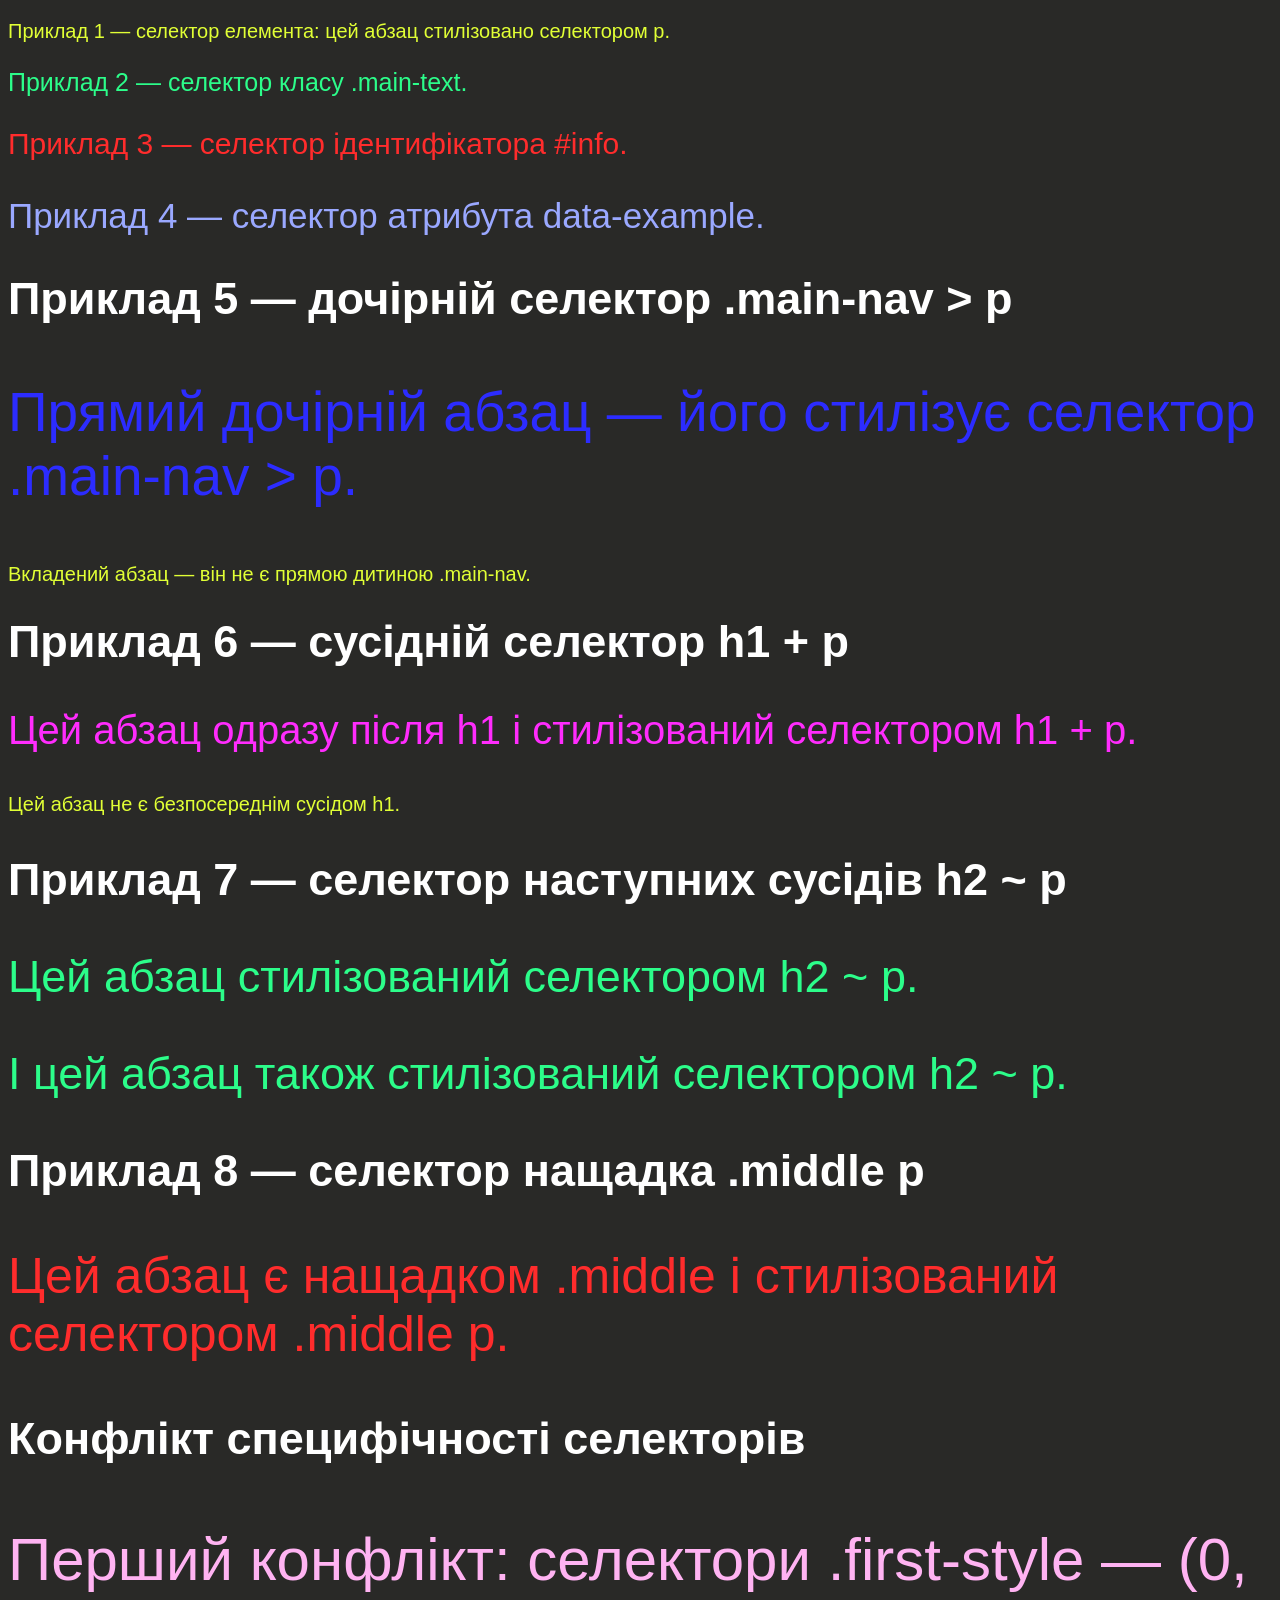
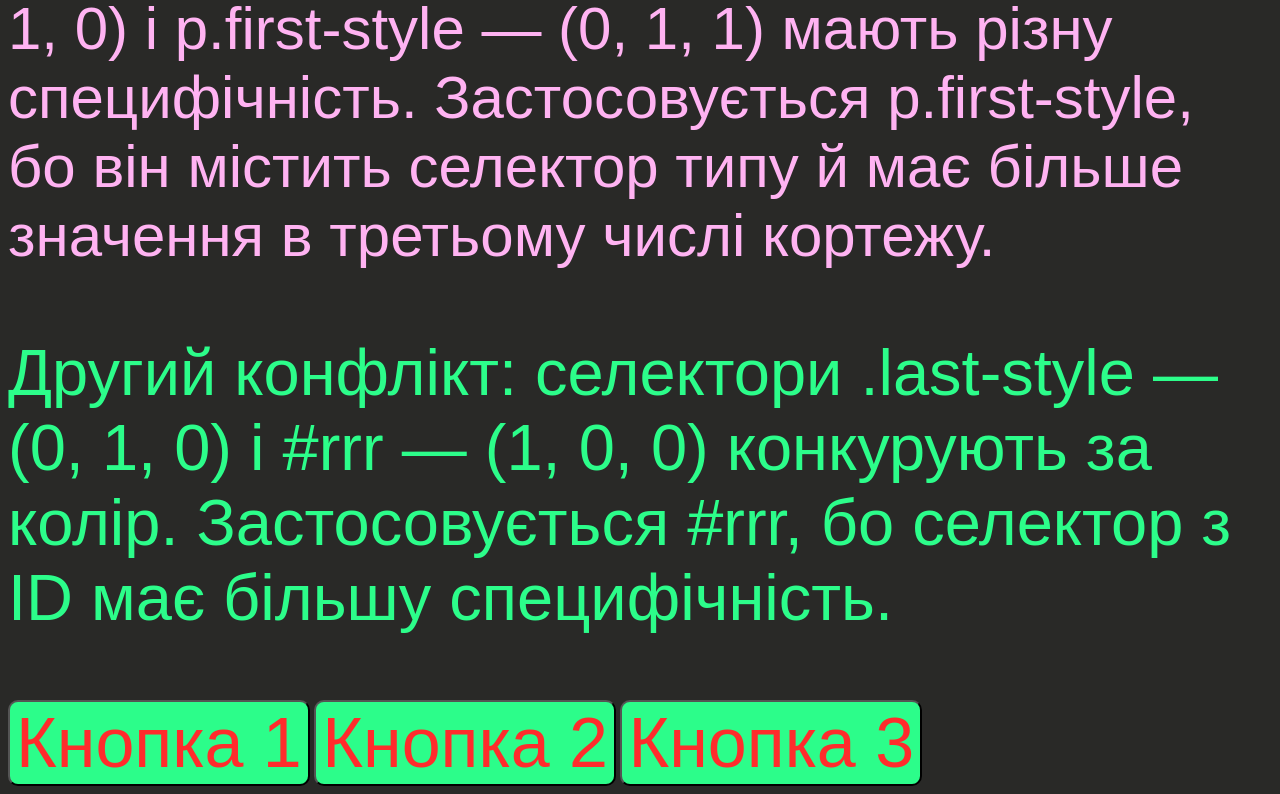
<file: home-work-4/index.html>
<!DOCTYPE html>
<html lang="uk">
<head>
    <meta charset="UTF-8">
    <meta name="viewport" content="width=device-width, initial-scale=1.0">
    <title>Домашнє завдання</title>
    <link rel="stylesheet" href="style.css"> 
</head>
<body>
    <p>Приклад 1 — селектор елемента: цей абзац стилізовано селектором p.</p>
    <p class="main-text">Приклад 2 — селектор класу .main-text.</p>
    <p id="info">Приклад 3 — селектор ідентифікатора #info.</p>
    <p data-example="value">Приклад 4 — селектор атрибута data-example.</p>
    <h2>Приклад 5 — дочірній селектор .main-nav &gt; p</h2>
    <div class="main-nav">
        <p>Прямий дочірній абзац — його стилізує селектор .main-nav &gt; p.</p>
        <div>
            <p>Вкладений абзац — він не є прямою дитиною .main-nav.</p>
        </div>
    </div>

    <div class="main-content">
        <h1>Приклад 6 — сусідній селектор h1 + p</h1>
        <p>Цей абзац одразу після h1 і стилізований селектором h1 + p.</p>
        <p>Цей абзац не є безпосереднім сусідом h1.</p>
    </div>

    <div class="main-footer">
        <h2>Приклад 7 — селектор наступних сусідів h2 ~ p</h2>
        <p>Цей абзац стилізований селектором h2 ~ p.</p>
        <p>І цей абзац також стилізований селектором h2 ~ p.</p>
    </div>

    <h2>Приклад 8 — селектор нащадка .middle p</h2>
    <div class="middle">
        <p>Цей абзац є нащадком .middle і стилізований селектором .middle p.</p>
    </div>

    <div>
        <h2>Конфлікт специфічності селекторів</h2>
        <p class="first-style">Перший конфлікт: селектори .first-style — (0, 1, 0) і p.first-style — (0, 1, 1) мають різну специфічність. Застосовується p.first-style, бо він містить селектор типу й має більше значення в третьому числі кортежу.</p>
        <p id="rrr" class="last-style">Другий конфлікт: селектори .last-style — (0, 1, 0) і #rrr — (1, 0, 0) конкурують за колір. Застосовується #rrr, бо селектор з ID має більшу специфічність.</p>
    </div>

    <button class="button tap1">Кнопка 1</button>
    <button class="button tap2">Кнопка 2</button>
    <button class="button tap3">Кнопка 3</button> 
    
</body>
</html>
</file>
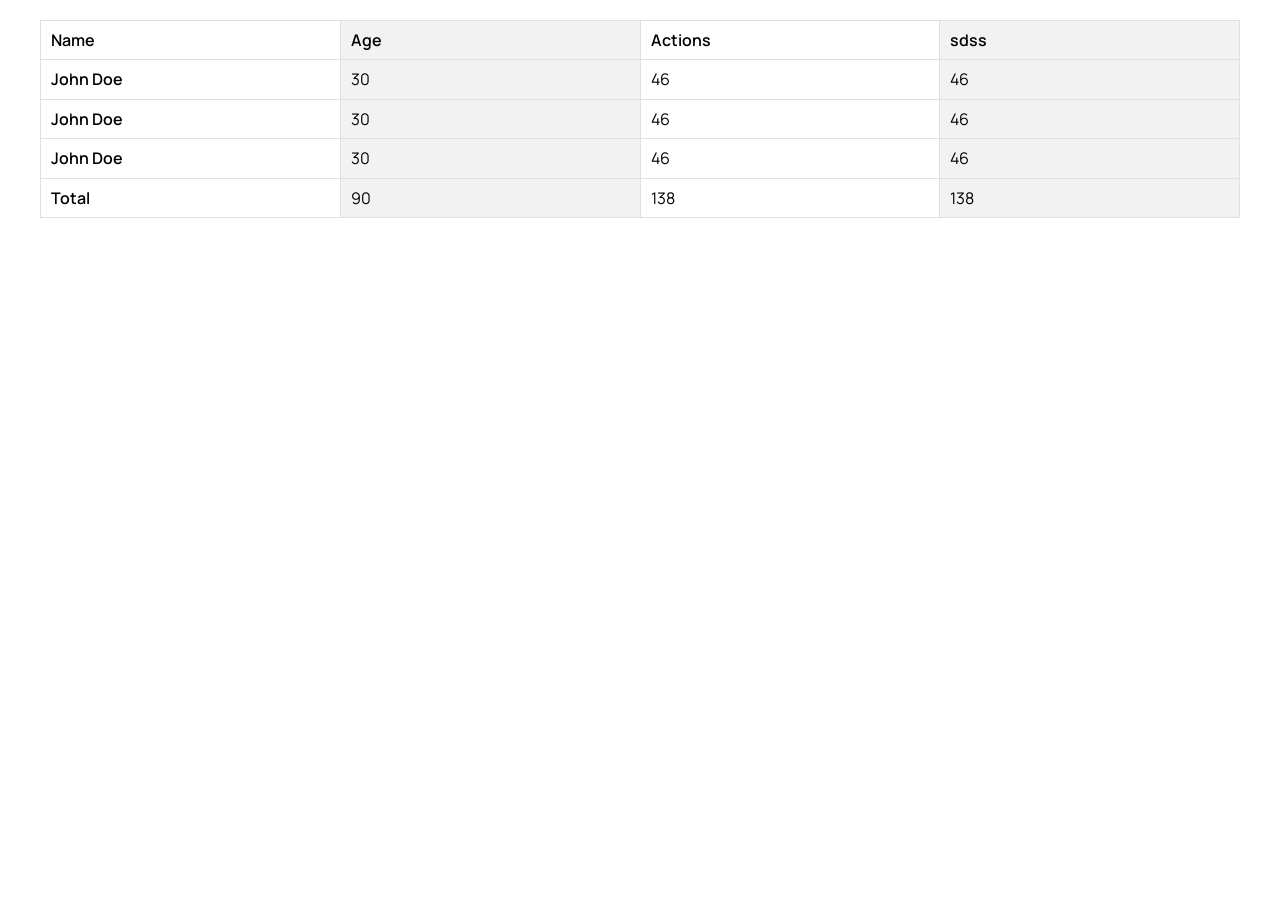
<file: home-work-5/index.html>
<!DOCTYPE html>
<html lang="en">
<head>
    <meta charset="UTF-8">
    <meta name="viewport" content="width=device-width, initial-scale=1.0">
    <title>Document</title>
    <link rel="stylesheet" href="normalice.css">
    <link rel="stylesheet" href="style.css">
    
</head>
<body>
    <div class="container">
        <table class="table">
            <thead>
                <tr class="table-header">
                    <th class="table-cell" scope="col">Name</th>
                    <th class="table-cell" scope="col">Age</th>
                    <th class="table-cell" scope="col">Actions</th>
                    <th class="table-cell" scope="col">sdss</th>
                </tr>
            </thead>
            <tbody>
                <tr class="table-row">
                    <td class="table-cell" scope="col">John Doe</td>
                    <td class="table-row" scope="row">30</td>
                    <td class="table-row" scope="row"> 46</td> 
                    <td class="table-row" scope="row"> 46</td>     
                </tr>
                <tr class="table-row">
                    <td class="table-cell" scope="col">John Doe</td>
                    <td class="table-row" scope="row">30</td>
                    <td class="table-row" scope="row"> 46</td> 
                    <td class="table-row" scope="row"> 46</td>     
                </tr>
                <tr class="table-row">
                    <td class="table-cell" scope="col">John Doe</td>
                    <td class="table-row" scope="row">30</td>
                    <td class="table-row" scope="row"> 46</td> 
                    <td class="table-row" scope="row"> 46</td>     
                </tr>
            </tbody>
            <tfoot>
                <tr class="table-row">
                    <td class="table-cell" scope="col">Total</td>
                    <td class="table-row" scope="row">90</td>
                    <td class="table-row" scope="row"> 138</td> 
                    <td class="table-row" scope="row"> 138</td>     
                </tr>
            </tfoot>
        </table>
    </div>
</body>
</html>
</file>
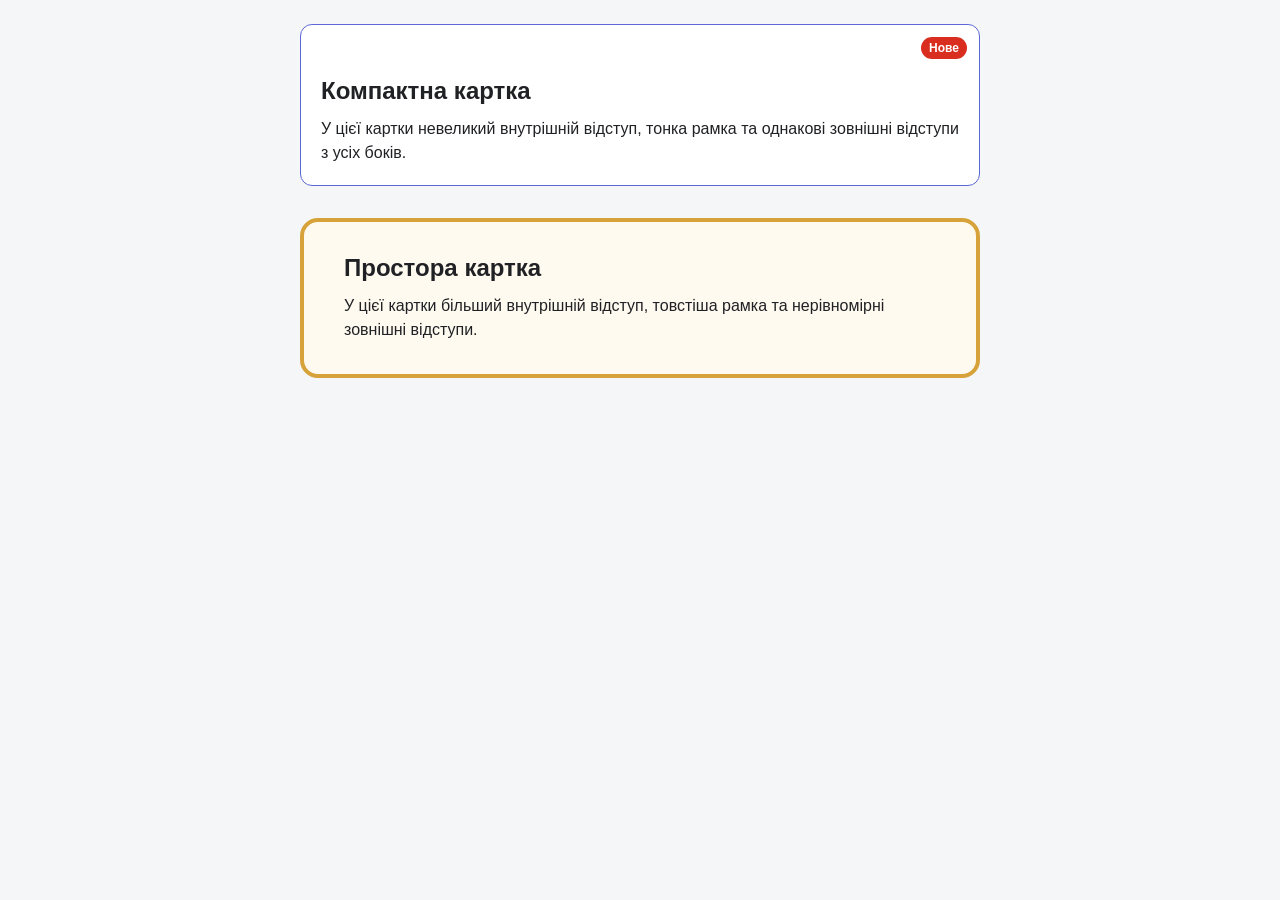
<file: home-work-6/index.html>
<!DOCTYPE html>
<html lang="uk">
<head>
    <meta charset="UTF-8">
    <meta name="viewport" content="width=device-width, initial-scale=1.0">
    <title>Box Model — картки</title>
    <link rel="stylesheet" href="./style.css">
</head>
<body>
    <main class="cards">
        <article class="card card--compact">
            <span class="card__badge">Нове</span>
            <h2 class="card__title">Компактна картка</h2>
            <p class="card__text">
                У цієї картки невеликий внутрішній відступ, тонка рамка та
                однакові зовнішні відступи з усіх боків.
            </p>
        </article>

        <article class="card card--spacious">
            <h2 class="card__title">Простора картка</h2>
            <p class="card__text">
                У цієї картки більший внутрішній відступ, товстіша рамка та
                нерівномірні зовнішні відступи.
            </p>
        </article>
    </main>
</body>
</html>
</file>
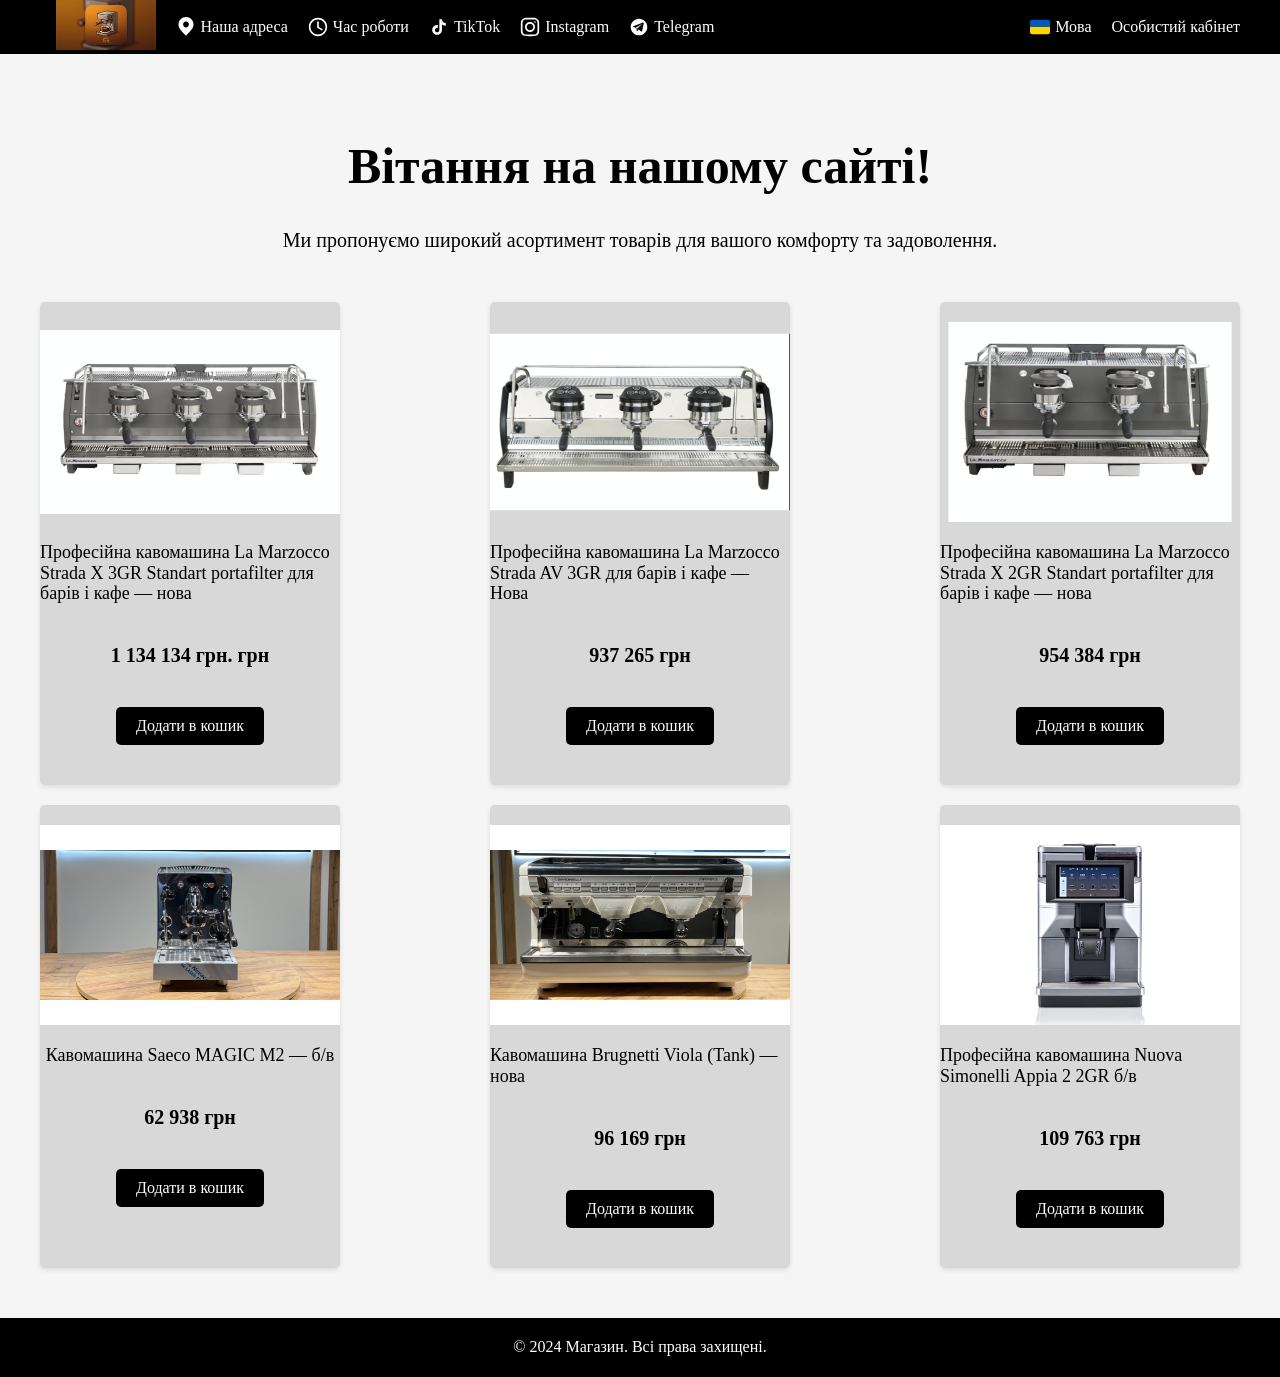
<file: home-work-7/index.html>
<!DOCTYPE html>
<html lang="uk">
<head>
    <meta charset="UTF-8">
    <meta name="viewport" content="width=device-width, initial-scale=1.0">
    <title>Магазин</title>
    <link rel="stylesheet" href="normalice.css">
    <link rel="stylesheet" href="style.css">
</head>
<body>
    <header class="header">
        <div class="header-container container"> ">
        <nav class="header-nav">
            <a href="./index.html">
                <img class="nav__logo" src="./foto.img/logo.png" alt="Логотип магазину" height="50" width="100">
            </a>
            <ul class="header__nav-ul">
                <li><a class="header__nav-link" href="./index.html">   <img class="header__nav__li-icon" src="./foto.img/geolok.svg" alt="Геолокатор" width="20" height="20"> Наша адреса</a></li>
                <li><a class="header__nav-link" href="№">   <img class="header__nav__li-icon" src="./foto.img/time.svg" alt="Час роботи" width="20" height="20"> Час роботи </a></li>
                <li><a class="header__nav-link" href="№"> <img class="header__nav__li-icon" src="./foto.img/tiktok.svg" alt="TikTok" width="20" height="20"> TikTok</a></li>
                <li><a class="header__nav-link" href="№"> <img class="header__nav__li-icon" src="./foto.img/instagram.svg" alt="Instagram" width="20" height="20"> Instagram</a></li>
                <li><a class="header__nav-link" href="№"> <img class="header__nav__li-icon" src="./foto.img/telegram.svg" alt="Telegram" width="20" height="20"> Telegram</a></li>
            </ul>
            <ul class="header__nav-ul"> 
                <li><a class="header__nav-link" href="№"> <img class="header__nav__li-icon" src="./foto.img/flag.svg" alt="Прапор України" width="20" height="20"> Мова</a></li>
                <li><a class="header__nav-link" href="№"> Особистий кабінет</a></li>
            </ul>
        </nav>
        </div>
    </header>
    <main class="main">
        <div class="main__div  container">
            <h1 class="main__div-h1">Вітання на нашому сайті!</h1>
            <p class="main__div-p">Ми пропонуємо широкий асортимент товарів для вашого комфорту та задоволення.</p>
        </div> 
         <section class="main__section container">
            
            
                <div class="card main__section-cards">
                
                    <img src="./foto.img/cofemachin/3-960x720.png" alt="Товар 1" class="card__image" width="300" height="200">
                    <p class="card__description">Професійна кавомашина La Marzocco Strada X 3GR Standart portafilter для барів і кафе — нова</p>
                    <span class="card__price"> 1 134 134 грн. грн</span>
                    <button class="card__button">Додати в кошик</button>
                </div>
                <div class="card main__section-cards">
                    <img src="./foto.img/cofemachin/20261117_135500-960x720.png" alt="Товар 2" class="card__image" width="300" height="200">
                    <p class="card__description">Професійна кавомашина La Marzocco Strada AV 3GR для барів і кафе — Нова</p>
                    <span class="card__price"> 937 265 грн</span>
                    <button class="card__button">Додати в кошик</button>
                </div>
                <div class="card main__section-cards">
                    <img src="./foto.img/cofemachin/20261117_151715-960x720.png" alt="Товар 3" class="card__image" width="300" height="200">
                    <p class="card__description">Професійна кавомашина La Marzocco Strada X 2GR Standart portafilter для барів і кафе — нова</p>
                    <span class="card__price"> 954 384 грн</span>
                    <button class="card__button">Додати в кошик</button>
                </div>
            
                        
                <div class="card main__section-cards">
                    <img src="./foto.img/cofemachin/IMG_6459-960x720.jpg" alt="Товар 1" class="card__image" width="300" height="200">
                    <p class="card__description">Кавомашина Saeco MAGIC M2 — б/в</p>
                    <span class="card__price"> 62 938 грн</span>
                    <button class="card__button">Додати в кошик</button>
                </div>
                <div class="card main__section-cards">
                    <img src="./foto.img/cofemachin/IMG_7165-960x720.jpg" alt="Товар 2" class="card__image" width="300" height="200">
                    <p class="card__description">Кавомашина Brugnetti Viola (Tank) — нова</p>
                    <span class="card__price">96 169    грн</span>
                    <button class="card__button">Додати в кошик</button>
                </div>
                <div class="card main__section-cards">
                    <img src="./foto.img/cofemachin/Saeco-Magic-Top-M2-Front-1-960x720.jpg" alt="Товар 3" class="card__image" width="300" height="200">
                    <p class="card__description">Професійна кавомашина Nuova Simonelli Appia 2 2GR б/в</p>
                    <span class="card__price"> 109 763 грн</span>
                    <button class="card__button">Додати в кошик</button>
                </div>
            
         </section>
    </main>
    <footer class="footer">
        <div class="footer__container container">
            <p class="footer__text">© 2024 Магазин. Всі права захищені.</p>
        </div>
    </footer>
</body>
</file>
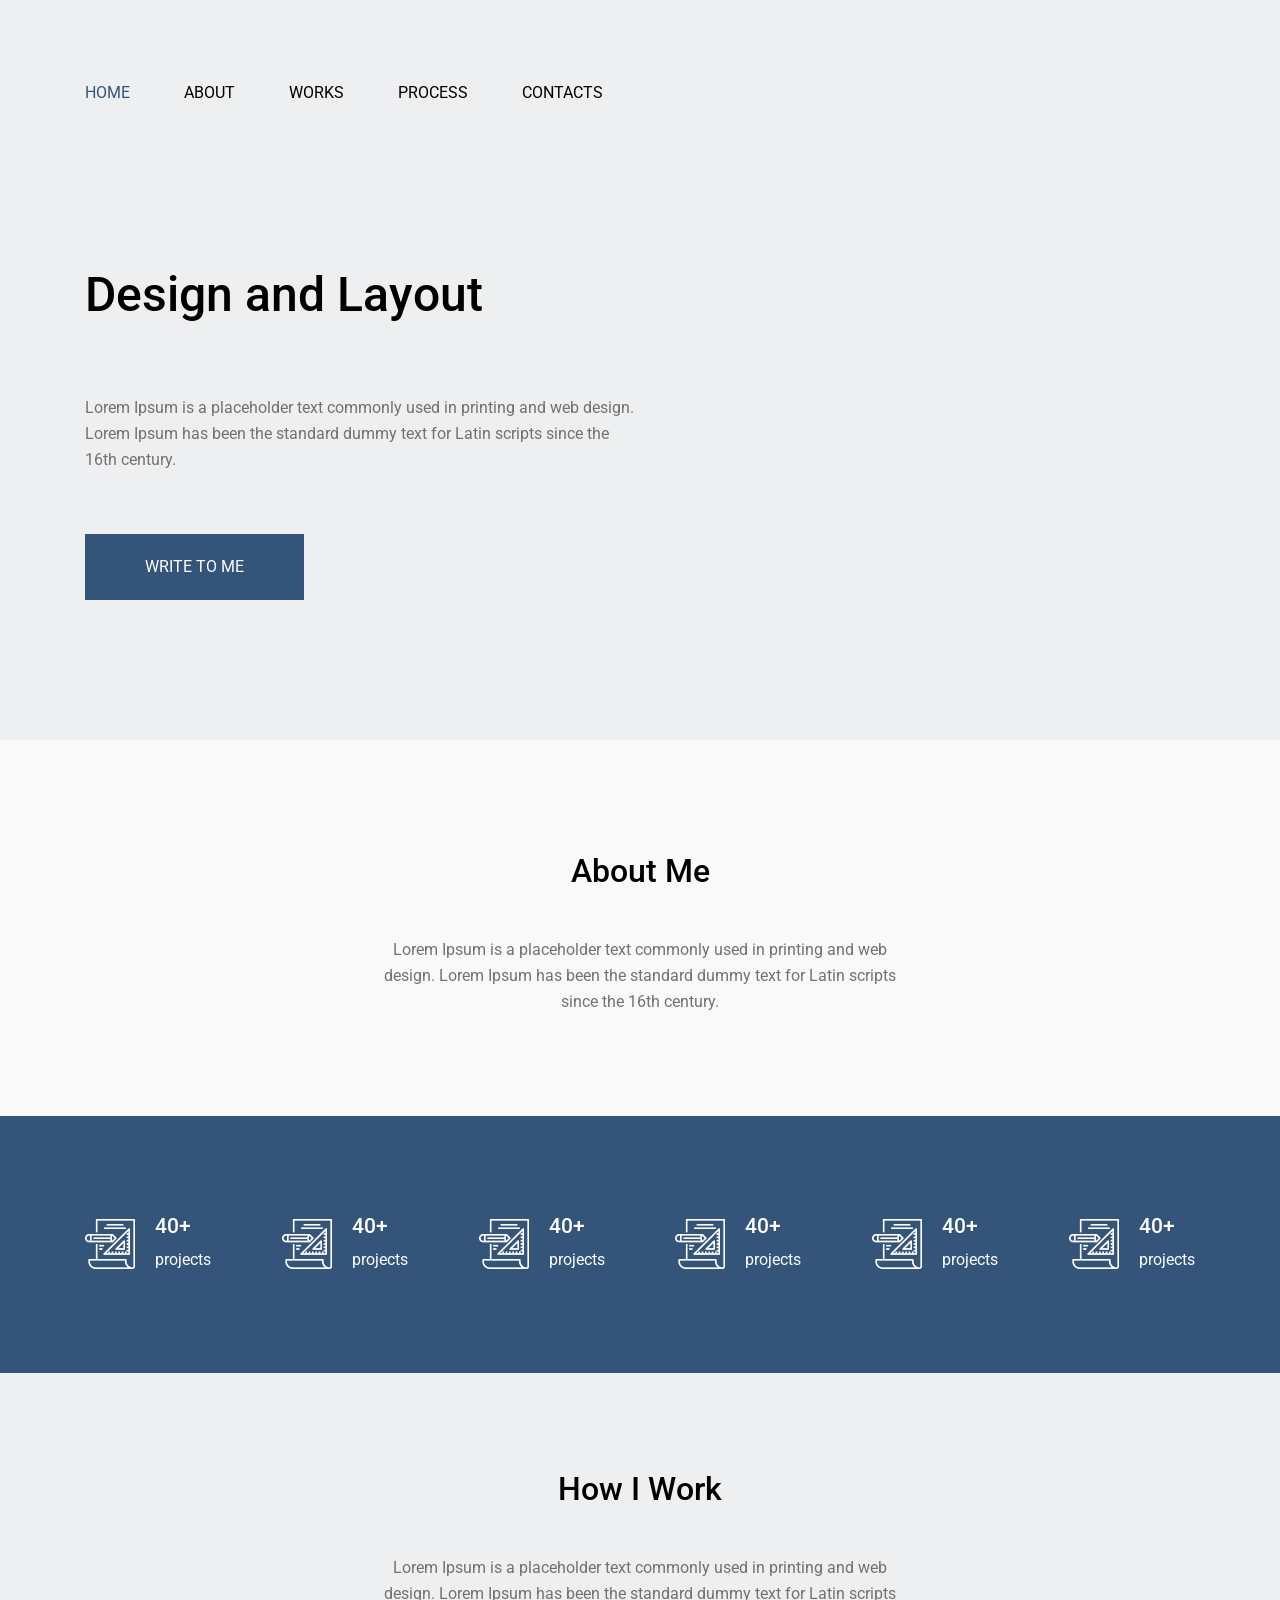
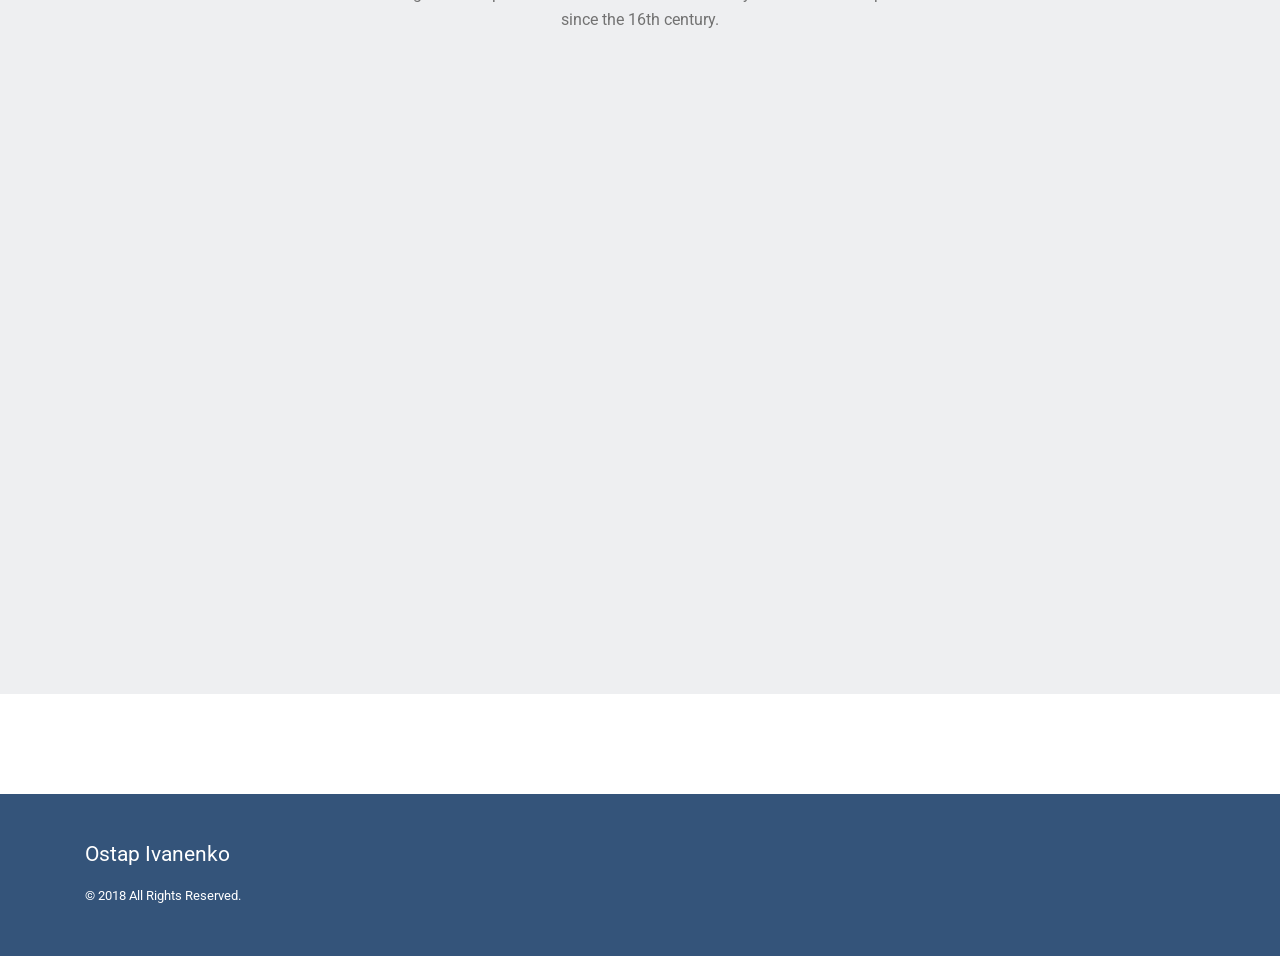
<file: home-work-8/index.html>
<!DOCTYPE html>
<html lang="en">
<head>
    <meta charset="UTF-8">
    <meta name="viewport" content="width=device-width, initial-scale=1.0">
    <title>Document</title>
    <link rel="stylesheet" href="normalice.css">
    <link rel="stylesheet" href="style.css">
</head>
<body>
    <header class="header">
            <div class="header__inner container">
                <nav class="nav">
                    <a class="nav__link nav__link_active" href="#" aria-current="page">HOME</a>
                    <a class="nav__link" href="#">ABOUT</a>
                    <a class="nav__link" href="#">WORKS</a>
                    <a class="nav__link" href="#">PROCESS</a>
                    <a class="nav__link" href="#">CONTACTS</a>
                </nav>
            </div>
    </header>


    <main class="main">
        <section class="hero">
            <div class="hero__inner container">
                <h1 class="hero__title">Design and Layout</h1>
                <p class="hero__text">Lorem Ipsum is a placeholder text commonly used in printing and web design. Lorem Ipsum has been the standard dummy text for Latin scripts since the 16th century.</p>
                <button class="hero__btn">WRITE TO ME </button>
            </div>
        </section>
        <section class="about">
            <div class="about__inner container">
                <h2 class="about__title">About Me</h2>
                <p class="about__text">Lorem Ipsum is a placeholder text commonly used in printing and web design. Lorem Ipsum has been the standard dummy text for Latin scripts since the 16th century.</p>
            </div>
        </section>
        <section class="section-ul ">
            <div class="section__div-ul container">
                <ul class="section-ul__list">
                    <li class="section-ul__item"><img src="./foto/project.png" alt="Item" width="50" height="50"><div class="section-ul__item-info"><h3 class="section-ul__item-title">40+</h3><span class="section-ul__item-text">projects</span></div></li>
                    <li class="section-ul__item"><img src="./foto/project.png" alt="Item" width="50" height="50"><div class="section-ul__item-info"><h3 class="section-ul__item-title">40+</h3><span class="section-ul__item-text">projects</span></div></li>
                    <li class="section-ul__item"><img src="./foto/project.png" alt="Item" width="50" height="50"><div class="section-ul__item-info"><h3 class="section-ul__item-title">40+</h3><span class="section-ul__item-text">projects</span></div></li>
                    <li class="section-ul__item"><img src="./foto/project.png" alt="Item" width="50" height="50"><div class="section-ul__item-info"><h3 class="section-ul__item-title">40+</h3><span class="section-ul__item-text">projects</span></div></li>
                    <li class="section-ul__item"><img src="./foto/project.png" alt="Item" width="50" height="50"><div class="section-ul__item-info"><h3 class="section-ul__item-title">40+</h3><span class="section-ul__item-text">projects</span></div></li>
                    <li class="section-ul__item"><img src="./foto/project.png" alt="Item" width="50" height="50"><div class="section-ul__item-info"><h3 class="section-ul__item-title">40+</h3><span class="section-ul__item-text">projects</span></div></li>
                </ul>
            </div>
        </section>
        <section class="video ">
            <div class="container">
            <div class="about__inner container">
                <h2 class="about__title video__title">How I Work</h2>
                <p class="about__text video__text">Lorem Ipsum is a placeholder text commonly used in printing and web design. Lorem Ipsum has been the standard dummy text for Latin scripts since the 16th century.</p>
            </div>
                <iframe class="video__iframe" width="1100" height="600" src="https://www.youtube.com/embed/e3Arl16Bg-g" title="Реаліті-шоу про ІТ-ішників. Hillel Reality Program. Серія 1" frameborder="0" allow="accelerometer; autoplay; clipboard-write; encrypted-media; gyroscope; picture-in-picture; web-share" referrerpolicy="strict-origin-when-cross-origin" allowfullscreen></iframe>
            </div>
        </section>
    </main>
    <footer class="footer">
        <div class="footer__inner container">
            <p class="footer__text-name">Ostap Ivanenko</p>
            <p class="footer__text">© 2018 All Rights Reserved.</p>
        </div>
    </footer>
</body>
</html>
</file>
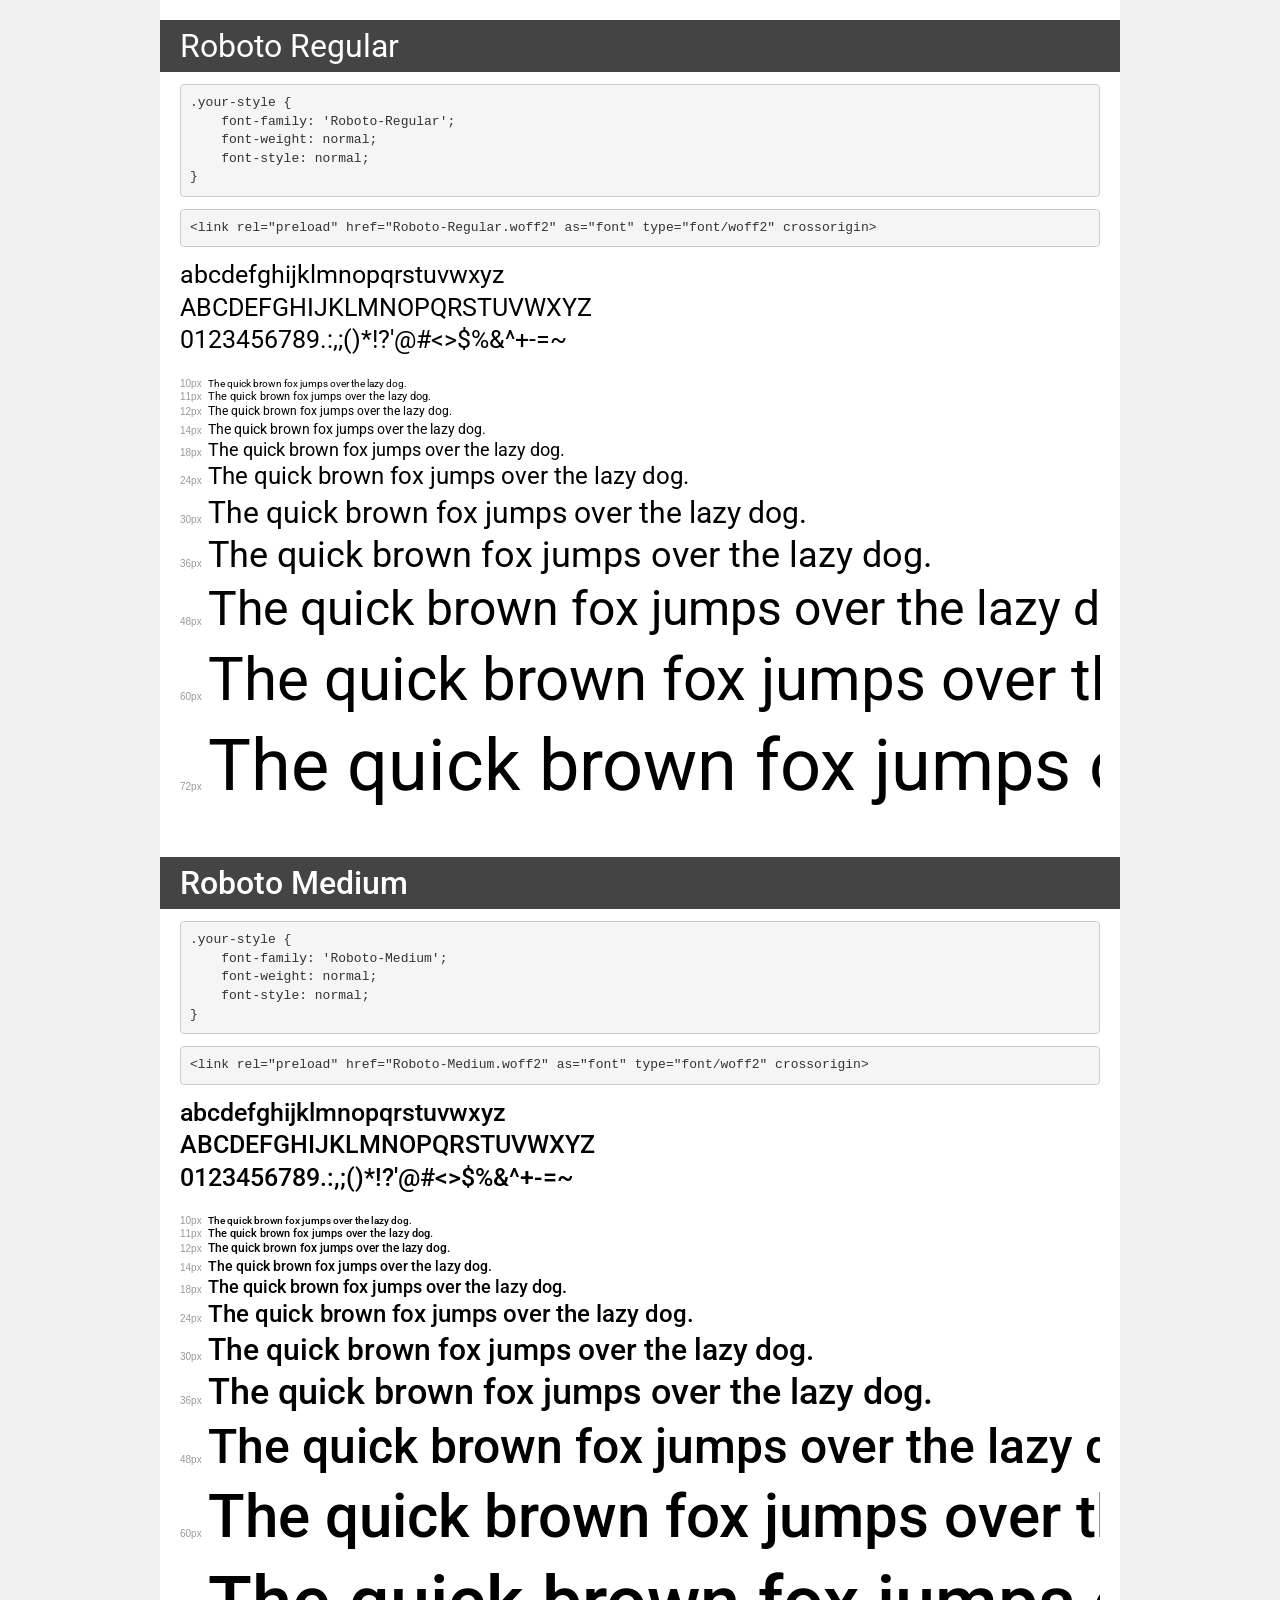
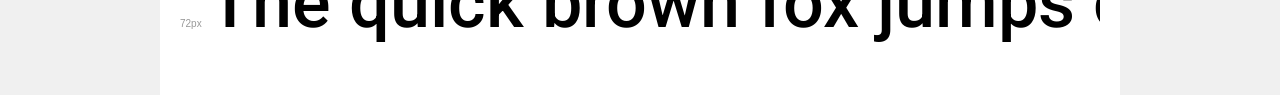
<file: home-work-8/fonts/demo.html>
<!DOCTYPE html>
<html lang="en">
<head>
    <meta charset="utf-8">
    <meta http-equiv="X-UA-Compatible" content="IE=edge">
    <meta name="viewport" content="width=device-width, initial-scale=1">
    <meta name="robots" content="noindex, noarchive">
    <meta name="format-detection" content="telephone=no">
    <title>Transfonter demo</title>
    <link href="stylesheet.css" rel="stylesheet">
    <style>
        /*
        http://meyerweb.com/eric/tools/css/reset/
        v2.0 | 20110126
        License: none (public domain)
        */
        html, body, div, span, applet, object, iframe,
        h1, h2, h3, h4, h5, h6, p, blockquote, pre,
        a, abbr, acronym, address, big, cite, code,
        del, dfn, em, img, ins, kbd, q, s, samp,
        small, strike, strong, sub, sup, tt, var,
        b, u, i, center,
        dl, dt, dd, ol, ul, li,
        fieldset, form, label, legend,
        table, caption, tbody, tfoot, thead, tr, th, td,
        article, aside, canvas, details, embed,
        figure, figcaption, footer, header, hgroup,
        menu, nav, output, ruby, section, summary,
        time, mark, audio, video {
            margin: 0;
            padding: 0;
            border: 0;
            font-size: 100%;
            font: inherit;
            vertical-align: baseline;
        }
        /* HTML5 display-role reset for older browsers */
        article, aside, details, figcaption, figure,
        footer, header, hgroup, menu, nav, section {
            display: block;
        }
        body {
            line-height: 1;
        }
        ol, ul {
            list-style: none;
        }
        blockquote, q {
            quotes: none;
        }
        blockquote:before, blockquote:after,
        q:before, q:after {
            content: '';
            content: none;
        }
        table {
            border-collapse: collapse;
            border-spacing: 0;
        }
        /* demo styles */
        body {
            background: #f0f0f0;
            color: #000;
        }
        .page {
            background: #fff;
            width: 920px;
            margin: 0 auto;
            padding: 20px 20px 0 20px;
            overflow: hidden;
        }
        .font-container {
            overflow-x: auto;
            overflow-y: hidden;
            margin-bottom: 40px;
            line-height: 1.3;
            white-space: nowrap;
            padding-bottom: 5px;
        }
        h1 {
            position: relative;
            background: #444;
            font-size: 32px;
            color: #fff;
            padding: 10px 20px;
            margin: 0 -20px 12px -20px;
        }
        .letters {
            font-size: 25px;
            margin-bottom: 20px;
        }
        .s10:before {
            content: '10px';
        }
        .s11:before {
            content: '11px';
        }
        .s12:before {
            content: '12px';
        }
        .s14:before {
            content: '14px';
        }
        .s18:before {
            content: '18px';
        }
        .s24:before {
            content: '24px';
        }
        .s30:before {
            content: '30px';
        }
        .s36:before {
            content: '36px';
        }
        .s48:before {
            content: '48px';
        }
        .s60:before {
            content: '60px';
        }
        .s72:before {
            content: '72px';
        }
        .s10:before, .s11:before, .s12:before, .s14:before,
        .s18:before, .s24:before, .s30:before, .s36:before,
        .s48:before, .s60:before, .s72:before {
            font-family: Arial, sans-serif;
            font-size: 10px;
            font-weight: normal;
            font-style: normal;
            color: #999;
            padding-right: 6px;
        }
        pre {
            display: block;
            padding: 9px;
            margin: 0 0 12px;
            font-family: Monaco, Menlo, Consolas, "Courier New", monospace;
            font-size: 13px;
            line-height: 1.428571429;
            color: #333;
            font-weight: normal;
            font-style: normal;
            background-color: #f5f5f5;
            border: 1px solid #ccc;
            overflow-x: auto;
            border-radius: 4px;
        }
        /* responsive */
        @media (max-width: 959px) {
            .page {
                width: auto;
                margin: 0;
            }
        }
    </style>
</head>
<body>
<div class="page">
    <div class="demo">
        <h1 style="font-family: 'Roboto-Regular'; font-weight: normal; font-style: normal;">Roboto Regular</h1>
        <pre title="Usage">.your-style {
    font-family: 'Roboto-Regular';
    font-weight: normal;
    font-style: normal;
}</pre>
        <pre title="Preload (optional)">
&lt;link rel=&quot;preload&quot; href=&quot;Roboto-Regular.woff2&quot; as=&quot;font&quot; type=&quot;font/woff2&quot; crossorigin&gt;</pre>
        <div class="font-container" style="font-family: 'Roboto-Regular'; font-weight: normal; font-style: normal;">
            <p class="letters">
                abcdefghijklmnopqrstuvwxyz<br>
ABCDEFGHIJKLMNOPQRSTUVWXYZ<br>
                0123456789.:,;()*!?'@#&lt;&gt;$%&^+-=~
            </p>
            <p class="s10" style="font-size: 10px;">The quick brown fox jumps over the lazy dog.</p>
            <p class="s11" style="font-size: 11px;">The quick brown fox jumps over the lazy dog.</p>
            <p class="s12" style="font-size: 12px;">The quick brown fox jumps over the lazy dog.</p>
            <p class="s14" style="font-size: 14px;">The quick brown fox jumps over the lazy dog.</p>
            <p class="s18" style="font-size: 18px;">The quick brown fox jumps over the lazy dog.</p>
            <p class="s24" style="font-size: 24px;">The quick brown fox jumps over the lazy dog.</p>
            <p class="s30" style="font-size: 30px;">The quick brown fox jumps over the lazy dog.</p>
            <p class="s36" style="font-size: 36px;">The quick brown fox jumps over the lazy dog.</p>
            <p class="s48" style="font-size: 48px;">The quick brown fox jumps over the lazy dog.</p>
            <p class="s60" style="font-size: 60px;">The quick brown fox jumps over the lazy dog.</p>
            <p class="s72" style="font-size: 72px;">The quick brown fox jumps over the lazy dog.</p>
        </div>
    </div>

    <div class="demo">
        <h1 style="font-family: 'Roboto-Medium'; font-weight: normal; font-style: normal;">Roboto Medium</h1>
        <pre title="Usage">.your-style {
    font-family: 'Roboto-Medium';
    font-weight: normal;
    font-style: normal;
}</pre>
        <pre title="Preload (optional)">
&lt;link rel=&quot;preload&quot; href=&quot;Roboto-Medium.woff2&quot; as=&quot;font&quot; type=&quot;font/woff2&quot; crossorigin&gt;</pre>
        <div class="font-container" style="font-family: 'Roboto-Medium'; font-weight: normal; font-style: normal;">
            <p class="letters">
                abcdefghijklmnopqrstuvwxyz<br>
ABCDEFGHIJKLMNOPQRSTUVWXYZ<br>
                0123456789.:,;()*!?'@#&lt;&gt;$%&^+-=~
            </p>
            <p class="s10" style="font-size: 10px;">The quick brown fox jumps over the lazy dog.</p>
            <p class="s11" style="font-size: 11px;">The quick brown fox jumps over the lazy dog.</p>
            <p class="s12" style="font-size: 12px;">The quick brown fox jumps over the lazy dog.</p>
            <p class="s14" style="font-size: 14px;">The quick brown fox jumps over the lazy dog.</p>
            <p class="s18" style="font-size: 18px;">The quick brown fox jumps over the lazy dog.</p>
            <p class="s24" style="font-size: 24px;">The quick brown fox jumps over the lazy dog.</p>
            <p class="s30" style="font-size: 30px;">The quick brown fox jumps over the lazy dog.</p>
            <p class="s36" style="font-size: 36px;">The quick brown fox jumps over the lazy dog.</p>
            <p class="s48" style="font-size: 48px;">The quick brown fox jumps over the lazy dog.</p>
            <p class="s60" style="font-size: 60px;">The quick brown fox jumps over the lazy dog.</p>
            <p class="s72" style="font-size: 72px;">The quick brown fox jumps over the lazy dog.</p>
        </div>
    </div>

</div>
</body>
</html>
</file>
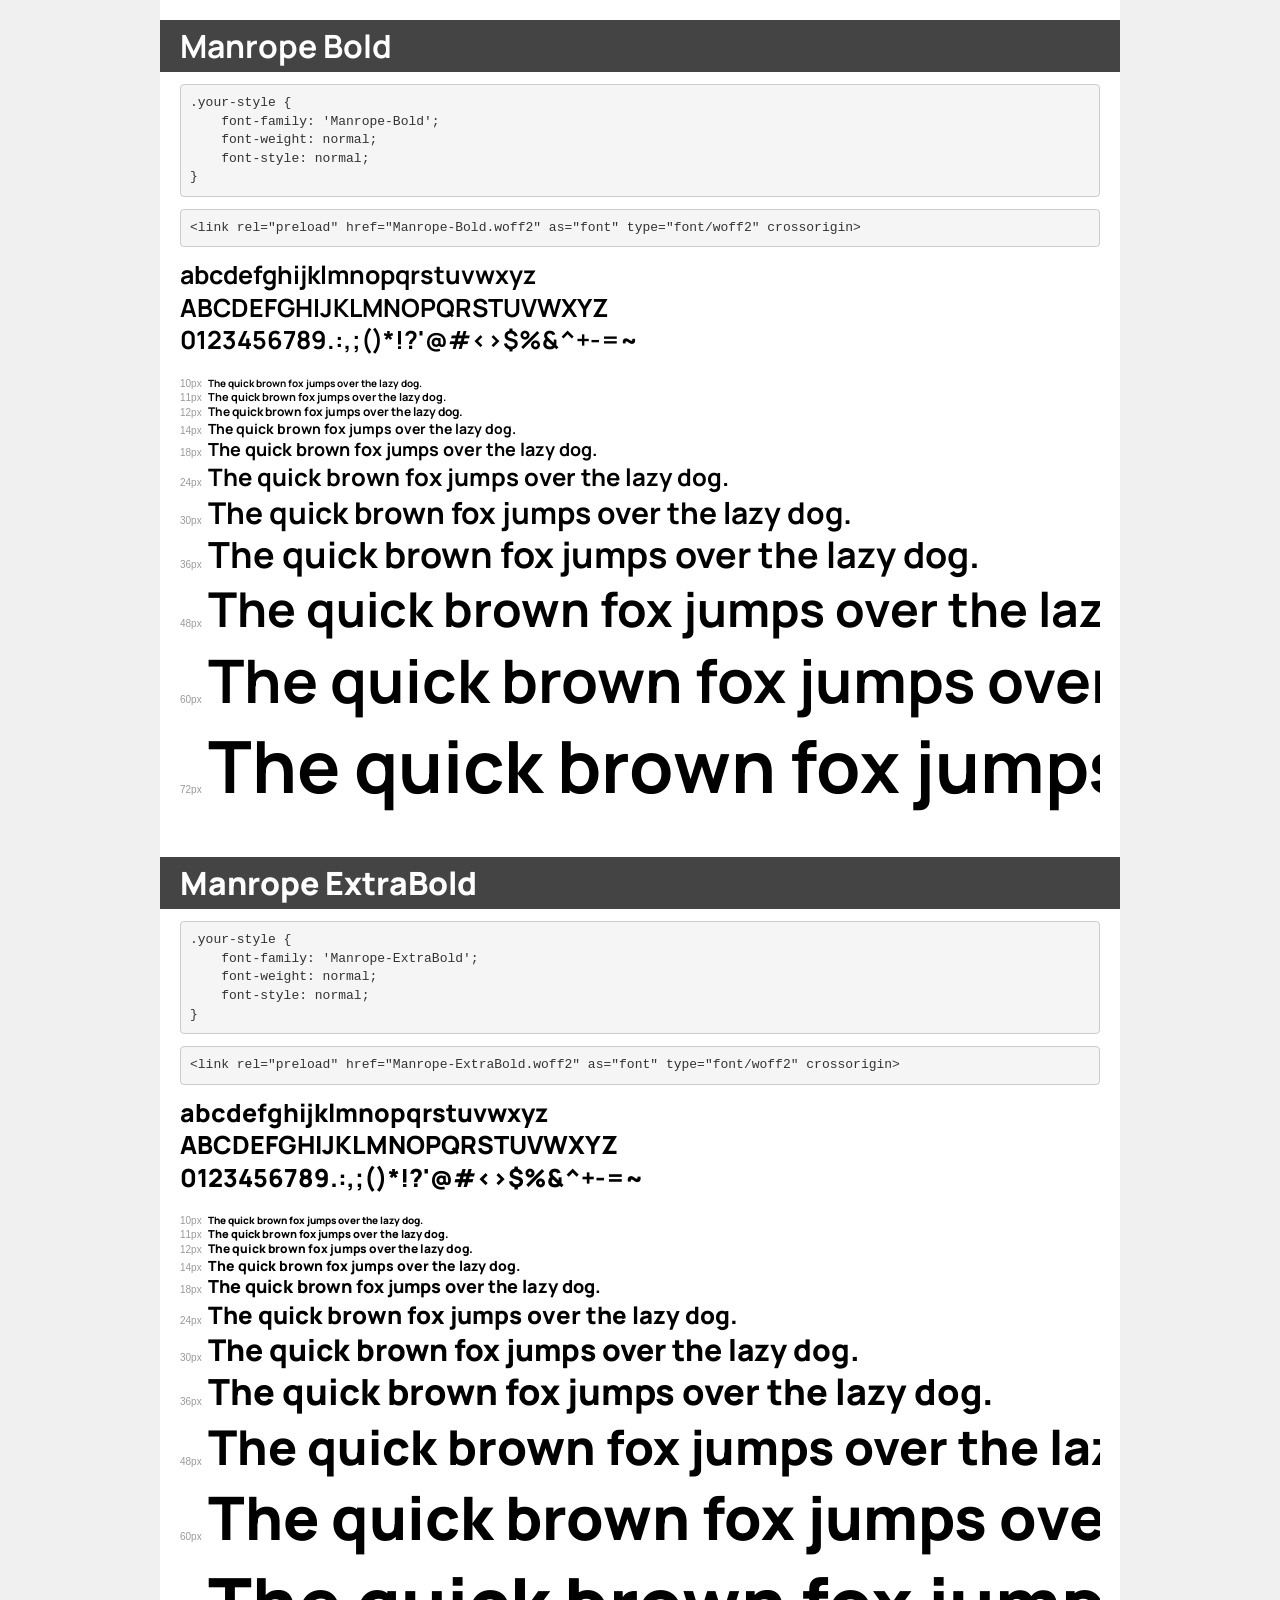
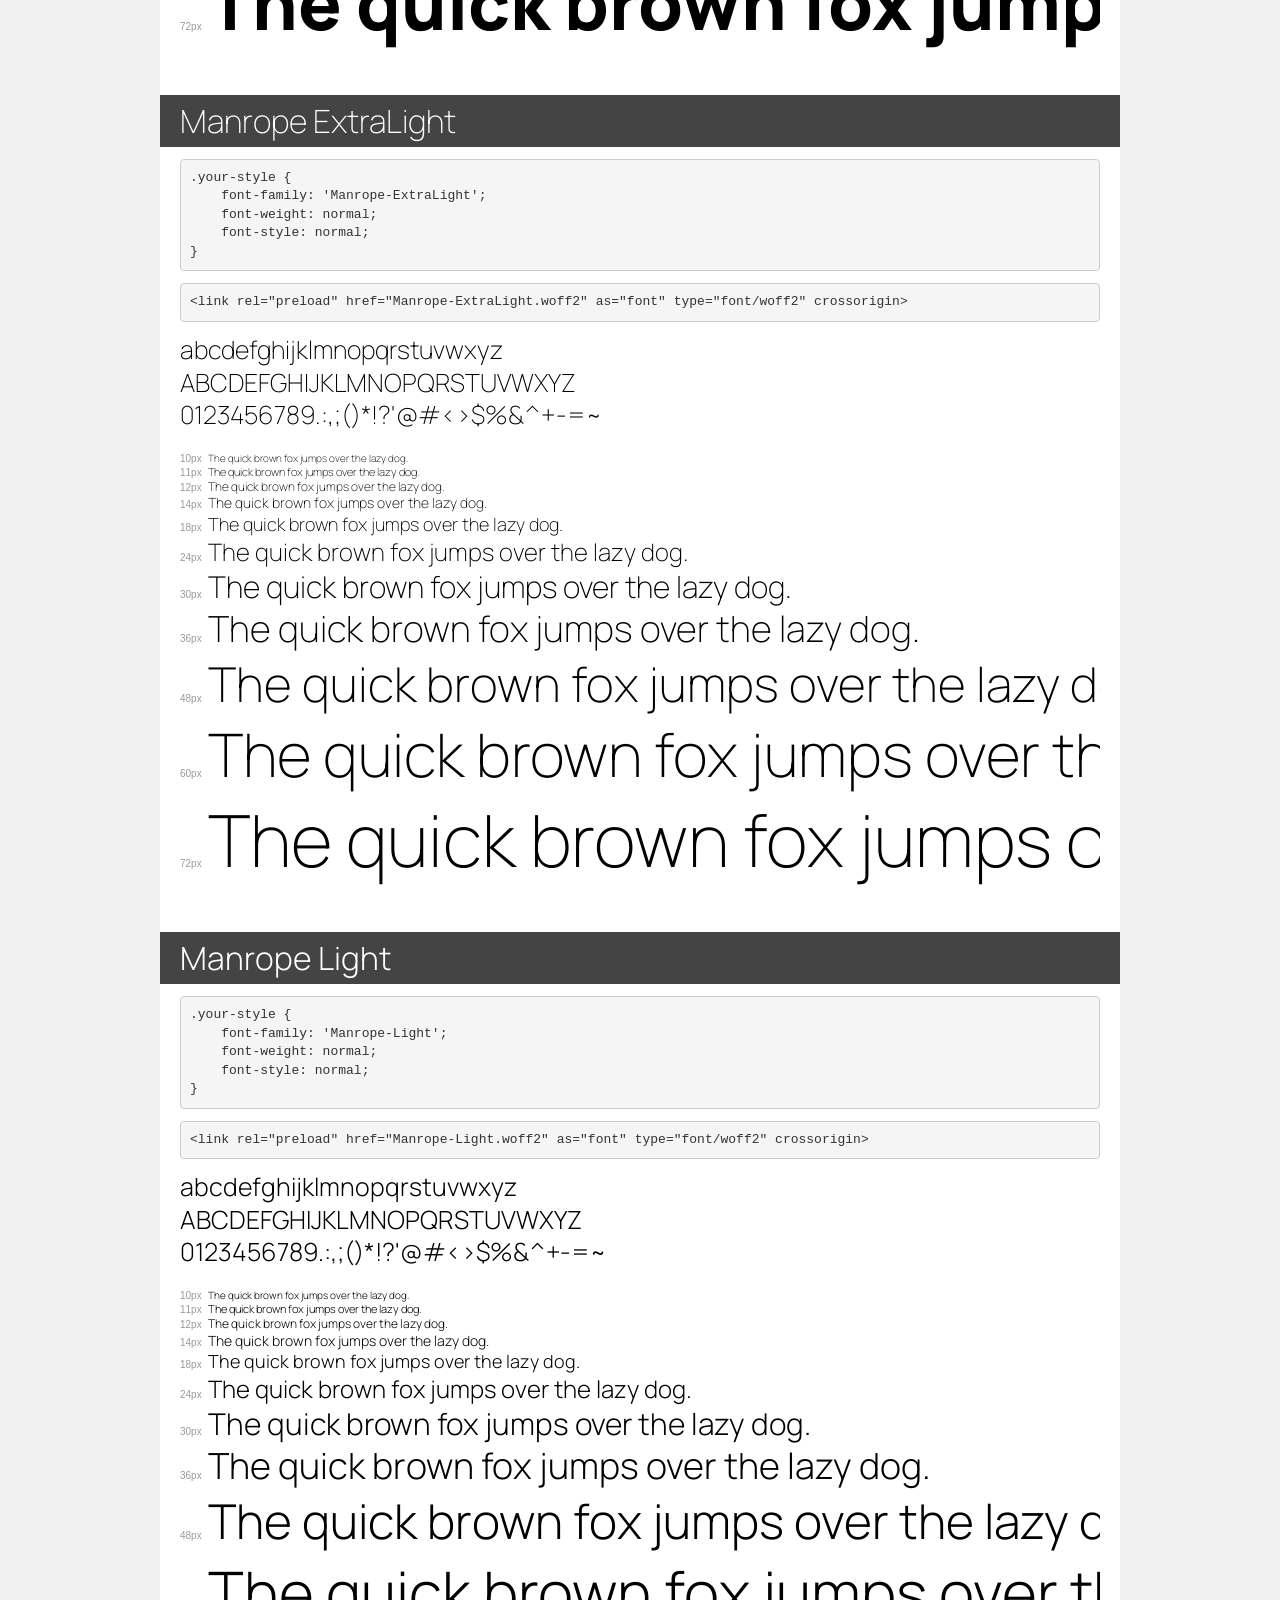
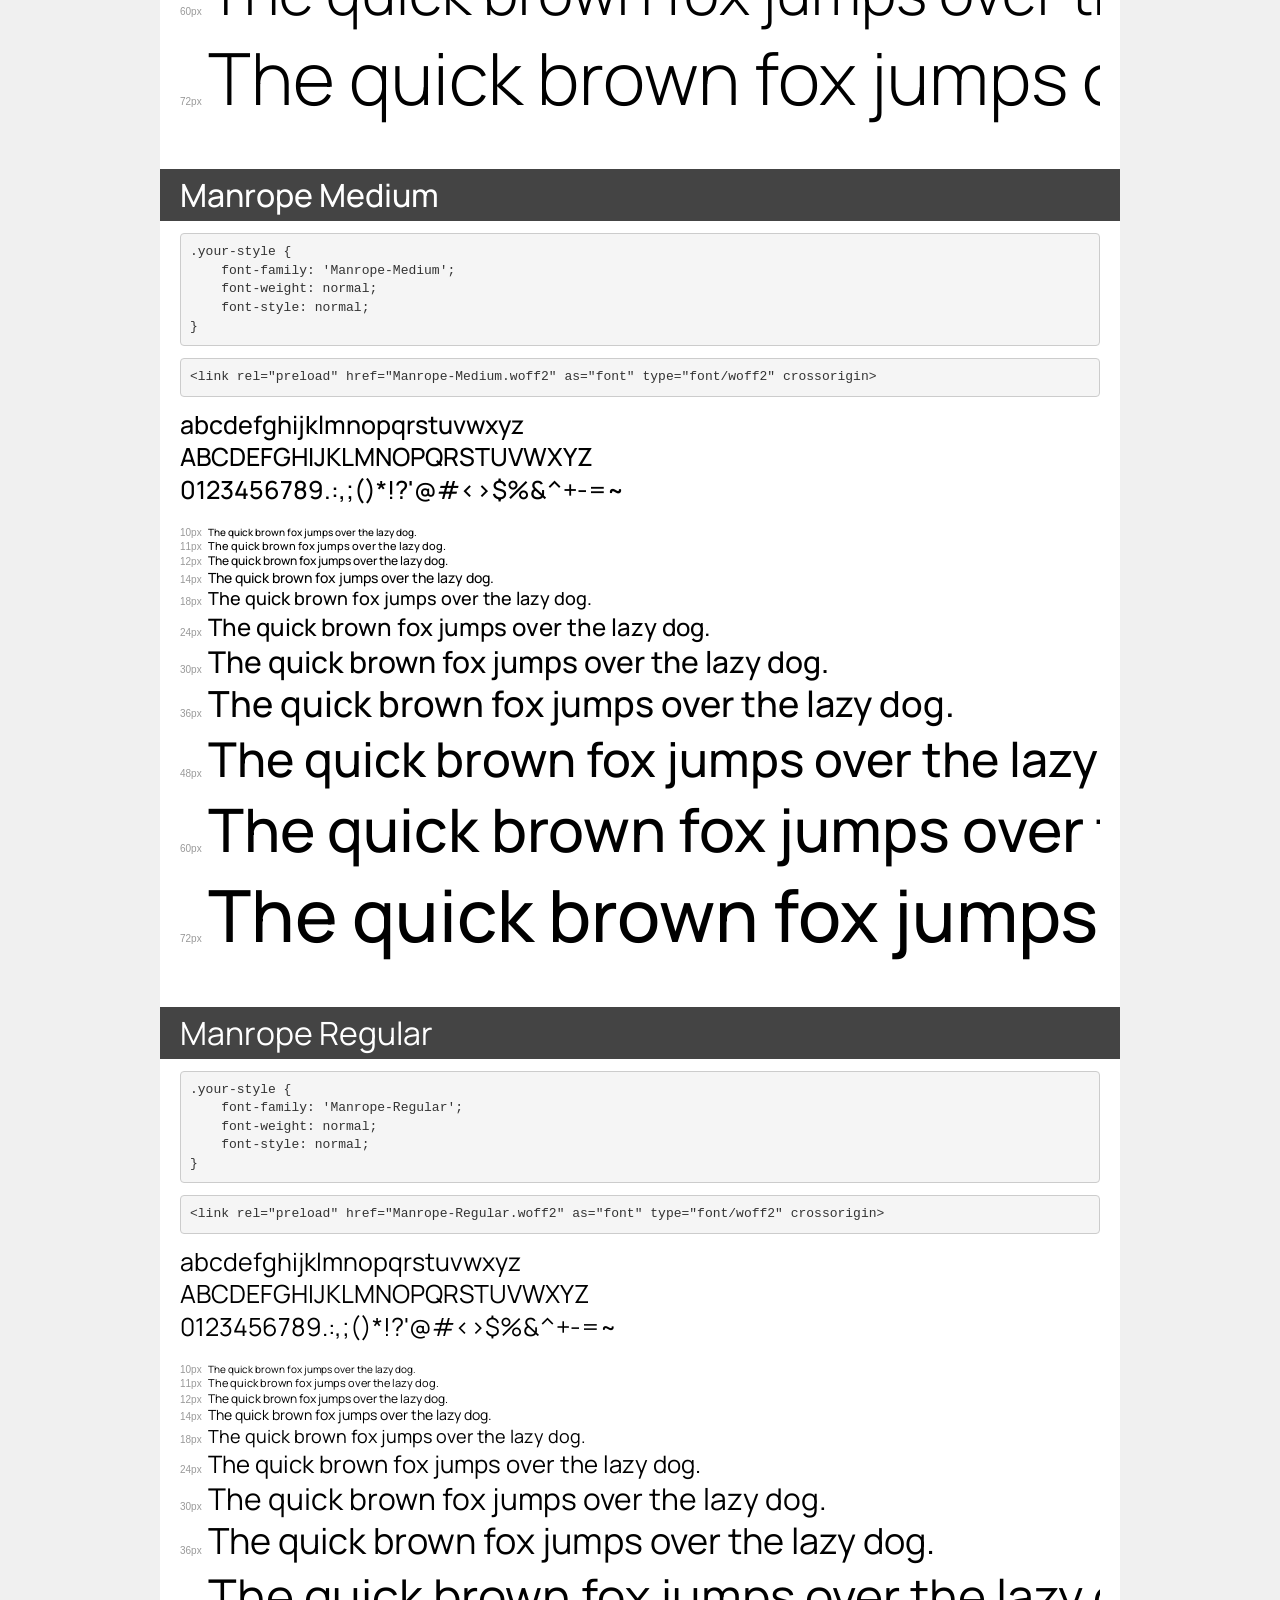
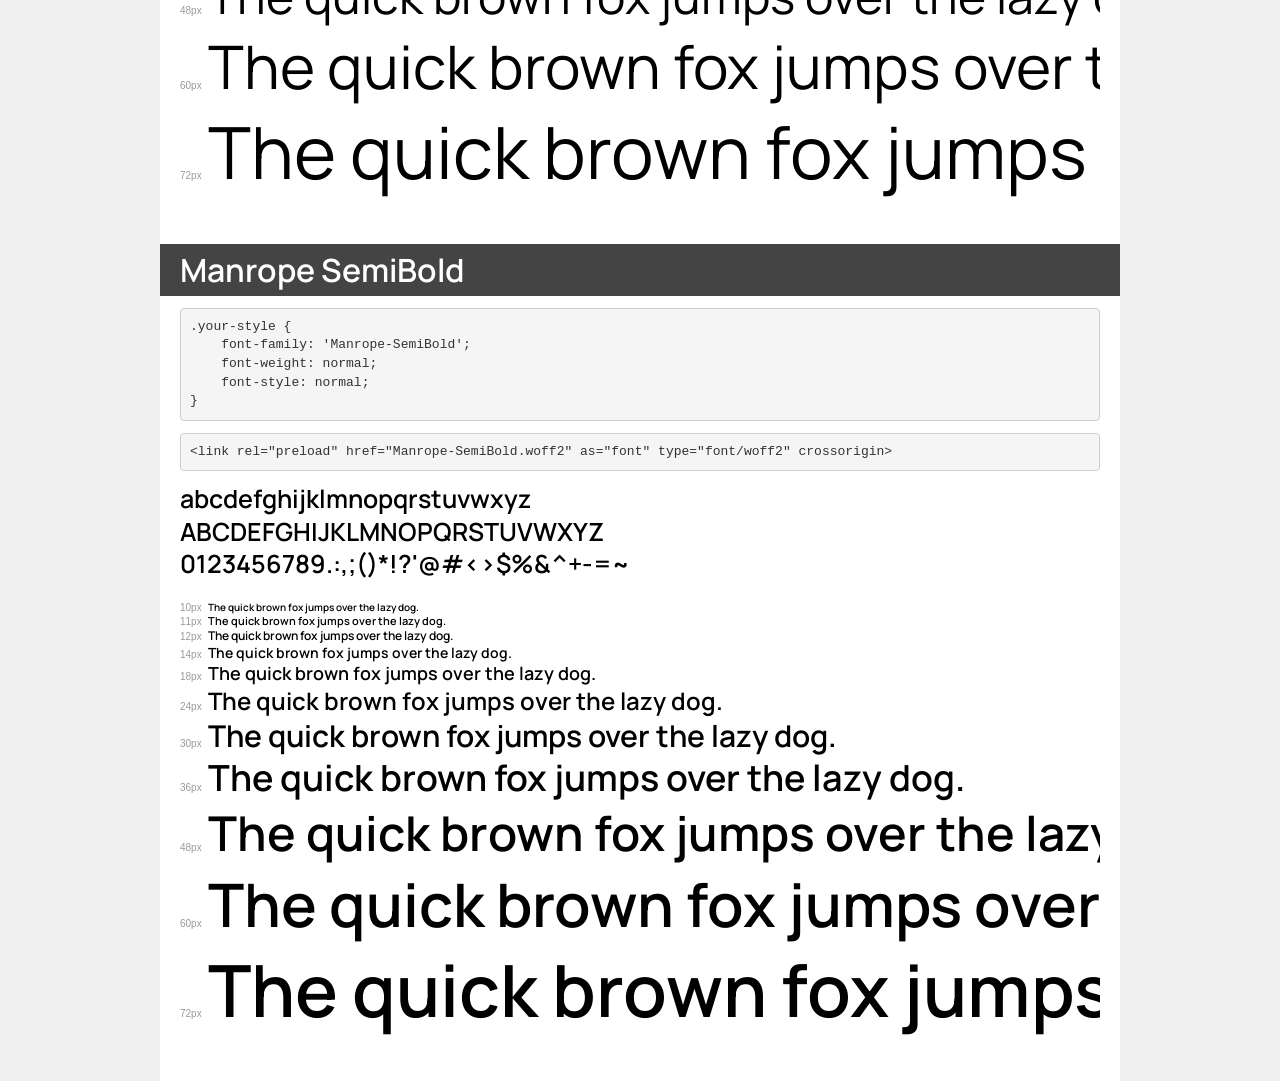
<file: home-work-5/fonts/Manrope/demo.html>
<!DOCTYPE html>
<html lang="en">
<head>
    <meta charset="utf-8">
    <meta http-equiv="X-UA-Compatible" content="IE=edge">
    <meta name="viewport" content="width=device-width, initial-scale=1">
    <meta name="robots" content="noindex, noarchive">
    <meta name="format-detection" content="telephone=no">
    <title>Transfonter demo</title>
    <link href="stylesheet.css" rel="stylesheet">
    <style>
        /*
        http://meyerweb.com/eric/tools/css/reset/
        v2.0 | 20110126
        License: none (public domain)
        */
        html, body, div, span, applet, object, iframe,
        h1, h2, h3, h4, h5, h6, p, blockquote, pre,
        a, abbr, acronym, address, big, cite, code,
        del, dfn, em, img, ins, kbd, q, s, samp,
        small, strike, strong, sub, sup, tt, var,
        b, u, i, center,
        dl, dt, dd, ol, ul, li,
        fieldset, form, label, legend,
        table, caption, tbody, tfoot, thead, tr, th, td,
        article, aside, canvas, details, embed,
        figure, figcaption, footer, header, hgroup,
        menu, nav, output, ruby, section, summary,
        time, mark, audio, video {
            margin: 0;
            padding: 0;
            border: 0;
            font-size: 100%;
            font: inherit;
            vertical-align: baseline;
        }
        /* HTML5 display-role reset for older browsers */
        article, aside, details, figcaption, figure,
        footer, header, hgroup, menu, nav, section {
            display: block;
        }
        body {
            line-height: 1;
        }
        ol, ul {
            list-style: none;
        }
        blockquote, q {
            quotes: none;
        }
        blockquote:before, blockquote:after,
        q:before, q:after {
            content: '';
            content: none;
        }
        table {
            border-collapse: collapse;
            border-spacing: 0;
        }
        /* demo styles */
        body {
            background: #f0f0f0;
            color: #000;
        }
        .page {
            background: #fff;
            width: 920px;
            margin: 0 auto;
            padding: 20px 20px 0 20px;
            overflow: hidden;
        }
        .font-container {
            overflow-x: auto;
            overflow-y: hidden;
            margin-bottom: 40px;
            line-height: 1.3;
            white-space: nowrap;
            padding-bottom: 5px;
        }
        h1 {
            position: relative;
            background: #444;
            font-size: 32px;
            color: #fff;
            padding: 10px 20px;
            margin: 0 -20px 12px -20px;
        }
        .letters {
            font-size: 25px;
            margin-bottom: 20px;
        }
        .s10:before {
            content: '10px';
        }
        .s11:before {
            content: '11px';
        }
        .s12:before {
            content: '12px';
        }
        .s14:before {
            content: '14px';
        }
        .s18:before {
            content: '18px';
        }
        .s24:before {
            content: '24px';
        }
        .s30:before {
            content: '30px';
        }
        .s36:before {
            content: '36px';
        }
        .s48:before {
            content: '48px';
        }
        .s60:before {
            content: '60px';
        }
        .s72:before {
            content: '72px';
        }
        .s10:before, .s11:before, .s12:before, .s14:before,
        .s18:before, .s24:before, .s30:before, .s36:before,
        .s48:before, .s60:before, .s72:before {
            font-family: Arial, sans-serif;
            font-size: 10px;
            font-weight: normal;
            font-style: normal;
            color: #999;
            padding-right: 6px;
        }
        pre {
            display: block;
            padding: 9px;
            margin: 0 0 12px;
            font-family: Monaco, Menlo, Consolas, "Courier New", monospace;
            font-size: 13px;
            line-height: 1.428571429;
            color: #333;
            font-weight: normal;
            font-style: normal;
            background-color: #f5f5f5;
            border: 1px solid #ccc;
            overflow-x: auto;
            border-radius: 4px;
        }
        /* responsive */
        @media (max-width: 959px) {
            .page {
                width: auto;
                margin: 0;
            }
        }
    </style>
</head>
<body>
<div class="page">
    <div class="demo">
        <h1 style="font-family: 'Manrope-Bold'; font-weight: normal; font-style: normal;">Manrope Bold</h1>
        <pre title="Usage">.your-style {
    font-family: 'Manrope-Bold';
    font-weight: normal;
    font-style: normal;
}</pre>
        <pre title="Preload (optional)">
&lt;link rel=&quot;preload&quot; href=&quot;Manrope-Bold.woff2&quot; as=&quot;font&quot; type=&quot;font/woff2&quot; crossorigin&gt;</pre>
        <div class="font-container" style="font-family: 'Manrope-Bold'; font-weight: normal; font-style: normal;">
            <p class="letters">
                abcdefghijklmnopqrstuvwxyz<br>
ABCDEFGHIJKLMNOPQRSTUVWXYZ<br>
                0123456789.:,;()*!?'@#&lt;&gt;$%&^+-=~
            </p>
            <p class="s10" style="font-size: 10px;">The quick brown fox jumps over the lazy dog.</p>
            <p class="s11" style="font-size: 11px;">The quick brown fox jumps over the lazy dog.</p>
            <p class="s12" style="font-size: 12px;">The quick brown fox jumps over the lazy dog.</p>
            <p class="s14" style="font-size: 14px;">The quick brown fox jumps over the lazy dog.</p>
            <p class="s18" style="font-size: 18px;">The quick brown fox jumps over the lazy dog.</p>
            <p class="s24" style="font-size: 24px;">The quick brown fox jumps over the lazy dog.</p>
            <p class="s30" style="font-size: 30px;">The quick brown fox jumps over the lazy dog.</p>
            <p class="s36" style="font-size: 36px;">The quick brown fox jumps over the lazy dog.</p>
            <p class="s48" style="font-size: 48px;">The quick brown fox jumps over the lazy dog.</p>
            <p class="s60" style="font-size: 60px;">The quick brown fox jumps over the lazy dog.</p>
            <p class="s72" style="font-size: 72px;">The quick brown fox jumps over the lazy dog.</p>
        </div>
    </div>

    <div class="demo">
        <h1 style="font-family: 'Manrope-ExtraBold'; font-weight: normal; font-style: normal;">Manrope ExtraBold</h1>
        <pre title="Usage">.your-style {
    font-family: 'Manrope-ExtraBold';
    font-weight: normal;
    font-style: normal;
}</pre>
        <pre title="Preload (optional)">
&lt;link rel=&quot;preload&quot; href=&quot;Manrope-ExtraBold.woff2&quot; as=&quot;font&quot; type=&quot;font/woff2&quot; crossorigin&gt;</pre>
        <div class="font-container" style="font-family: 'Manrope-ExtraBold'; font-weight: normal; font-style: normal;">
            <p class="letters">
                abcdefghijklmnopqrstuvwxyz<br>
ABCDEFGHIJKLMNOPQRSTUVWXYZ<br>
                0123456789.:,;()*!?'@#&lt;&gt;$%&^+-=~
            </p>
            <p class="s10" style="font-size: 10px;">The quick brown fox jumps over the lazy dog.</p>
            <p class="s11" style="font-size: 11px;">The quick brown fox jumps over the lazy dog.</p>
            <p class="s12" style="font-size: 12px;">The quick brown fox jumps over the lazy dog.</p>
            <p class="s14" style="font-size: 14px;">The quick brown fox jumps over the lazy dog.</p>
            <p class="s18" style="font-size: 18px;">The quick brown fox jumps over the lazy dog.</p>
            <p class="s24" style="font-size: 24px;">The quick brown fox jumps over the lazy dog.</p>
            <p class="s30" style="font-size: 30px;">The quick brown fox jumps over the lazy dog.</p>
            <p class="s36" style="font-size: 36px;">The quick brown fox jumps over the lazy dog.</p>
            <p class="s48" style="font-size: 48px;">The quick brown fox jumps over the lazy dog.</p>
            <p class="s60" style="font-size: 60px;">The quick brown fox jumps over the lazy dog.</p>
            <p class="s72" style="font-size: 72px;">The quick brown fox jumps over the lazy dog.</p>
        </div>
    </div>

    <div class="demo">
        <h1 style="font-family: 'Manrope-ExtraLight'; font-weight: normal; font-style: normal;">Manrope ExtraLight</h1>
        <pre title="Usage">.your-style {
    font-family: 'Manrope-ExtraLight';
    font-weight: normal;
    font-style: normal;
}</pre>
        <pre title="Preload (optional)">
&lt;link rel=&quot;preload&quot; href=&quot;Manrope-ExtraLight.woff2&quot; as=&quot;font&quot; type=&quot;font/woff2&quot; crossorigin&gt;</pre>
        <div class="font-container" style="font-family: 'Manrope-ExtraLight'; font-weight: normal; font-style: normal;">
            <p class="letters">
                abcdefghijklmnopqrstuvwxyz<br>
ABCDEFGHIJKLMNOPQRSTUVWXYZ<br>
                0123456789.:,;()*!?'@#&lt;&gt;$%&^+-=~
            </p>
            <p class="s10" style="font-size: 10px;">The quick brown fox jumps over the lazy dog.</p>
            <p class="s11" style="font-size: 11px;">The quick brown fox jumps over the lazy dog.</p>
            <p class="s12" style="font-size: 12px;">The quick brown fox jumps over the lazy dog.</p>
            <p class="s14" style="font-size: 14px;">The quick brown fox jumps over the lazy dog.</p>
            <p class="s18" style="font-size: 18px;">The quick brown fox jumps over the lazy dog.</p>
            <p class="s24" style="font-size: 24px;">The quick brown fox jumps over the lazy dog.</p>
            <p class="s30" style="font-size: 30px;">The quick brown fox jumps over the lazy dog.</p>
            <p class="s36" style="font-size: 36px;">The quick brown fox jumps over the lazy dog.</p>
            <p class="s48" style="font-size: 48px;">The quick brown fox jumps over the lazy dog.</p>
            <p class="s60" style="font-size: 60px;">The quick brown fox jumps over the lazy dog.</p>
            <p class="s72" style="font-size: 72px;">The quick brown fox jumps over the lazy dog.</p>
        </div>
    </div>

    <div class="demo">
        <h1 style="font-family: 'Manrope-Light'; font-weight: normal; font-style: normal;">Manrope Light</h1>
        <pre title="Usage">.your-style {
    font-family: 'Manrope-Light';
    font-weight: normal;
    font-style: normal;
}</pre>
        <pre title="Preload (optional)">
&lt;link rel=&quot;preload&quot; href=&quot;Manrope-Light.woff2&quot; as=&quot;font&quot; type=&quot;font/woff2&quot; crossorigin&gt;</pre>
        <div class="font-container" style="font-family: 'Manrope-Light'; font-weight: normal; font-style: normal;">
            <p class="letters">
                abcdefghijklmnopqrstuvwxyz<br>
ABCDEFGHIJKLMNOPQRSTUVWXYZ<br>
                0123456789.:,;()*!?'@#&lt;&gt;$%&^+-=~
            </p>
            <p class="s10" style="font-size: 10px;">The quick brown fox jumps over the lazy dog.</p>
            <p class="s11" style="font-size: 11px;">The quick brown fox jumps over the lazy dog.</p>
            <p class="s12" style="font-size: 12px;">The quick brown fox jumps over the lazy dog.</p>
            <p class="s14" style="font-size: 14px;">The quick brown fox jumps over the lazy dog.</p>
            <p class="s18" style="font-size: 18px;">The quick brown fox jumps over the lazy dog.</p>
            <p class="s24" style="font-size: 24px;">The quick brown fox jumps over the lazy dog.</p>
            <p class="s30" style="font-size: 30px;">The quick brown fox jumps over the lazy dog.</p>
            <p class="s36" style="font-size: 36px;">The quick brown fox jumps over the lazy dog.</p>
            <p class="s48" style="font-size: 48px;">The quick brown fox jumps over the lazy dog.</p>
            <p class="s60" style="font-size: 60px;">The quick brown fox jumps over the lazy dog.</p>
            <p class="s72" style="font-size: 72px;">The quick brown fox jumps over the lazy dog.</p>
        </div>
    </div>

    <div class="demo">
        <h1 style="font-family: 'Manrope-Medium'; font-weight: normal; font-style: normal;">Manrope Medium</h1>
        <pre title="Usage">.your-style {
    font-family: 'Manrope-Medium';
    font-weight: normal;
    font-style: normal;
}</pre>
        <pre title="Preload (optional)">
&lt;link rel=&quot;preload&quot; href=&quot;Manrope-Medium.woff2&quot; as=&quot;font&quot; type=&quot;font/woff2&quot; crossorigin&gt;</pre>
        <div class="font-container" style="font-family: 'Manrope-Medium'; font-weight: normal; font-style: normal;">
            <p class="letters">
                abcdefghijklmnopqrstuvwxyz<br>
ABCDEFGHIJKLMNOPQRSTUVWXYZ<br>
                0123456789.:,;()*!?'@#&lt;&gt;$%&^+-=~
            </p>
            <p class="s10" style="font-size: 10px;">The quick brown fox jumps over the lazy dog.</p>
            <p class="s11" style="font-size: 11px;">The quick brown fox jumps over the lazy dog.</p>
            <p class="s12" style="font-size: 12px;">The quick brown fox jumps over the lazy dog.</p>
            <p class="s14" style="font-size: 14px;">The quick brown fox jumps over the lazy dog.</p>
            <p class="s18" style="font-size: 18px;">The quick brown fox jumps over the lazy dog.</p>
            <p class="s24" style="font-size: 24px;">The quick brown fox jumps over the lazy dog.</p>
            <p class="s30" style="font-size: 30px;">The quick brown fox jumps over the lazy dog.</p>
            <p class="s36" style="font-size: 36px;">The quick brown fox jumps over the lazy dog.</p>
            <p class="s48" style="font-size: 48px;">The quick brown fox jumps over the lazy dog.</p>
            <p class="s60" style="font-size: 60px;">The quick brown fox jumps over the lazy dog.</p>
            <p class="s72" style="font-size: 72px;">The quick brown fox jumps over the lazy dog.</p>
        </div>
    </div>

    <div class="demo">
        <h1 style="font-family: 'Manrope-Regular'; font-weight: normal; font-style: normal;">Manrope Regular</h1>
        <pre title="Usage">.your-style {
    font-family: 'Manrope-Regular';
    font-weight: normal;
    font-style: normal;
}</pre>
        <pre title="Preload (optional)">
&lt;link rel=&quot;preload&quot; href=&quot;Manrope-Regular.woff2&quot; as=&quot;font&quot; type=&quot;font/woff2&quot; crossorigin&gt;</pre>
        <div class="font-container" style="font-family: 'Manrope-Regular'; font-weight: normal; font-style: normal;">
            <p class="letters">
                abcdefghijklmnopqrstuvwxyz<br>
ABCDEFGHIJKLMNOPQRSTUVWXYZ<br>
                0123456789.:,;()*!?'@#&lt;&gt;$%&^+-=~
            </p>
            <p class="s10" style="font-size: 10px;">The quick brown fox jumps over the lazy dog.</p>
            <p class="s11" style="font-size: 11px;">The quick brown fox jumps over the lazy dog.</p>
            <p class="s12" style="font-size: 12px;">The quick brown fox jumps over the lazy dog.</p>
            <p class="s14" style="font-size: 14px;">The quick brown fox jumps over the lazy dog.</p>
            <p class="s18" style="font-size: 18px;">The quick brown fox jumps over the lazy dog.</p>
            <p class="s24" style="font-size: 24px;">The quick brown fox jumps over the lazy dog.</p>
            <p class="s30" style="font-size: 30px;">The quick brown fox jumps over the lazy dog.</p>
            <p class="s36" style="font-size: 36px;">The quick brown fox jumps over the lazy dog.</p>
            <p class="s48" style="font-size: 48px;">The quick brown fox jumps over the lazy dog.</p>
            <p class="s60" style="font-size: 60px;">The quick brown fox jumps over the lazy dog.</p>
            <p class="s72" style="font-size: 72px;">The quick brown fox jumps over the lazy dog.</p>
        </div>
    </div>

    <div class="demo">
        <h1 style="font-family: 'Manrope-SemiBold'; font-weight: normal; font-style: normal;">Manrope SemiBold</h1>
        <pre title="Usage">.your-style {
    font-family: 'Manrope-SemiBold';
    font-weight: normal;
    font-style: normal;
}</pre>
        <pre title="Preload (optional)">
&lt;link rel=&quot;preload&quot; href=&quot;Manrope-SemiBold.woff2&quot; as=&quot;font&quot; type=&quot;font/woff2&quot; crossorigin&gt;</pre>
        <div class="font-container" style="font-family: 'Manrope-SemiBold'; font-weight: normal; font-style: normal;">
            <p class="letters">
                abcdefghijklmnopqrstuvwxyz<br>
ABCDEFGHIJKLMNOPQRSTUVWXYZ<br>
                0123456789.:,;()*!?'@#&lt;&gt;$%&^+-=~
            </p>
            <p class="s10" style="font-size: 10px;">The quick brown fox jumps over the lazy dog.</p>
            <p class="s11" style="font-size: 11px;">The quick brown fox jumps over the lazy dog.</p>
            <p class="s12" style="font-size: 12px;">The quick brown fox jumps over the lazy dog.</p>
            <p class="s14" style="font-size: 14px;">The quick brown fox jumps over the lazy dog.</p>
            <p class="s18" style="font-size: 18px;">The quick brown fox jumps over the lazy dog.</p>
            <p class="s24" style="font-size: 24px;">The quick brown fox jumps over the lazy dog.</p>
            <p class="s30" style="font-size: 30px;">The quick brown fox jumps over the lazy dog.</p>
            <p class="s36" style="font-size: 36px;">The quick brown fox jumps over the lazy dog.</p>
            <p class="s48" style="font-size: 48px;">The quick brown fox jumps over the lazy dog.</p>
            <p class="s60" style="font-size: 60px;">The quick brown fox jumps over the lazy dog.</p>
            <p class="s72" style="font-size: 72px;">The quick brown fox jumps over the lazy dog.</p>
        </div>
    </div>

</div>
</body>
</html>
</file>
<file: home-work-4/style.css>
* {
    background-color: #292927;
    font-family: 'Arial', sans-serif;

}
 
h2,
h1 {
    color: #ffffff;
    font-size: 45px;
}
p {
    color: #e1ff35;
    font-size: 20px;

    
}
.main-text {
    color: #2cfd8a;
    font-size: 25px;
}
#info {
    color: #ff2c2c;
    font-size: 30px;
}
p[data-example="value"] {
    color: #9aa8ff;
    font-size: 35px;
}
div.main-content h1 + p {
    color: #ff2cfd;
    font-size: 40px;
}
div.main-footer h2~p {
    color: #2cfd8a;
    font-size: 45px;
}
.middle p {
    color: #ff2c2c;
    font-size: 50px;
}
.main-nav > p {
    color: #2c2cff;
    font-size: 55px;
}

.first-style{
    color: #ff2cfd;
    font-size: 60px;
}
p.first-style{
    color: #ffb3f2;
    font-size: 60px;
}
.last-style{
    color: #035227;
    font-size: 60px;
}
#rrr{
    color: #2cfd8a;
    font-size: 65px;
}
button{
    color: #ff2c2c;
    font-size: 70px;
    background-color: #2cfd8a;
    border-radius: 10px;
}
.tap1:hover{
    color: #2c2cff;
    font-size: 70px;
    background-color: #ff2cfd;
    border-radius: 10px;
}
.tap2:focus{
    color: #ff2c2c;
    font-size: 70px;
    background-color: #0e753c;
    border-radius: 10px;
}
.tap3:active{
    color: #2cfd8a;
    font-size: 70px;
    background-color: #ff2cfd;
    border-radius: 10px;
}
</file>
<file: home-work-5/style.css>
@font-face {
    font-family: 'Manrope';
    src: url('./fonts/Manrope/Manrope-Regular.woff2') format('woff2');
    font-weight: 400;
    font-style: normal;
    font-display: swap;
}
@font-face {
    font-family: 'Manrope';
    src: url('./fonts/Manrope/Manrope-SemiBold.woff2') format('woff2');
    font-weight: 600;
    font-style: normal;
    font-display: swap;
}
body {
    font-family: 'Manrope', Arial, sans-serif;
}
.container {
    max-width: 1200px;
    margin: 0 auto;
    padding: 20px;
}
.table {
    border-collapse: collapse;
    width: 100%;
}
td, th {
    border: 1px solid #E0E0E0;
    text-align: left;
    padding: 10px;
}
.table-cell {
    width: 100px;
    font-weight: 600;
}
.table-row{
    font-weight: 400;
}
th:nth-child(even),
td:nth-child(even) {
    background-color: #f2f2f2;
}
</file>
<file: home-work-6/style.css>
*,
*::before,
*::after {
    box-sizing: border-box;
}

body {
    min-width: 0;
    margin: 0;
    font-family: Arial, sans-serif;
    color: #202124;
    background: #f4f6f8;
}

.cards {
    max-width: 760px;
    margin: 24px auto;
    padding: 0 16px;
}

.card {
    width: 100%;
    max-width: 680px;
    margin: 24px auto;
    overflow-wrap: anywhere;
}

.card--compact {
    position: relative;
    padding: 52px 20px 20px;
    border: 1px solid #5c67d8;
    border-radius: 12px;
    background: #ffffff;
}

.card--spacious {
    padding: 32px 40px;
    margin-block: 32px;
    border: 4px solid #d6a239;
    border-radius: 18px;
    background: #fffaf0;
}

.card__badge {
    position: absolute;
    top: 12px;
    right: 12px;
    padding: 4px 8px;
    border-radius: 999px;
    background: #d92d20;
    color: #ffffff;
    font-size: 12px;
    font-weight: 700;
}

.card__title {
    margin: 0 0 12px;
}

.card__text {
    margin: 0;
    line-height: 1.5;
}
</file>
<file: home-work-7/style.css>
*{margin: 0; padding: 0;}

.header {
    background-color: #000;
}
.container {
    max-width: 1200px;
    margin: 0 auto;
}
 
.header-container {
    display: flex;
    justify-content: space-between;
    align-items: center;
}
.header-nav {
    display: flex;
    justify-content: flex-start;
    align-items: center;
    width: 100%;
    gap: 20px;
}
.header__nav-ul {
    display: flex;
    gap: 20px;
    align-items: center;
    list-style: none;
}

.header-nav > .header__nav-ul:last-child {
    margin-left: auto;
}
.header__nav-link {
    display: flex;
    align-items: center;
    gap: 5px;
    text-decoration: none;
    color: #fff;
}
.header__nav__li-icon{
    color: #fff;    
}


.main {
    background-color: #f5f5f5;
    padding: 50px 0;
}
.main__div{
    text-align: center;
}
.main__div-h1{
    font-size: 50px;   
}
.main__div-p{
    font-size: 20px;
}
.main__section{
    display: flex;
    justify-content: space-between;
    flex-wrap: wrap;
    gap: 20px;
    margin-top: 50px;
}
.main__section-cards{
    border-radius: 5px;
    box-shadow: 0 2px 5px rgba(0, 0, 0, 0.1);
    display: flex;
    flex-direction: column;
    align-items: center;
    padding:  20px 0;
    background-color: #d8d8d8;
    width: 300px;
}

.card__button{
    background-color: #000;
    color: #fff;
    padding: 10px 20px;
    border: none;
    border-radius: 5px;
    cursor: pointer;
    margin: 20px;
}
.card__description {
    min-width: 0;
    max-width: 100%;
    overflow-wrap: anywhere;
    font-size: 18px;
    margin: 20px 0;
}
.card__price{
    font-size: 20px;
    font-weight: bold;
    margin: 20px 0;    
}



.footer {
    background-color: #000;
    color: #fff;
    padding: 20px 0;
    text-align: center;
}
@media(max-width: 320px){
    .header-nav {
        flex-direction: column;
        align-items: center;
    }
    .header__nav-ul {
        flex-direction: column;
        align-items: center;
        gap: 10px;
        justify-content: center;
        margin: 0 auto;
    }
    .main__section{
        flex-direction: column;
        align-items: center;
    }
}
</file>
<file: home-work-8/style.css>
:root {
    --color-light: #EEEFF1;
    --color-background: #F9F9F9;
    --color-primary: #34547A;
    --color-dark: #000000;
    --color-text: #727272;
    --color-white: #FFFFFF; 



    --container-width: 1110px;
    --font-main: 'Roboto', sans-serif;
}
@font-face {
    font-family: 'Roboto';
    src: url('./fonts/Roboto-Regular.woff2') format('woff2');
    font-weight: 400;
    font-style: normal;
    font-display: swap;
}

@font-face {
    font-family: 'Roboto';
    src: url('./fonts/Roboto-Medium.woff2') format('woff2');
    font-weight: 500;
    font-style: normal;
    font-display: swap;
}
*{
    margin: 0;
    padding: 0;
}

.container {
    max-width: var(--container-width);
    margin: 0 auto;
}
.header {
    background-color: var(--color-light);
}
.header__inner {
    padding: 80px 0 0 0;
}
.nav__link {
    text-decoration: none;
    color: var(--color-dark);
    font-family: var(--font-main);
    font-weight: 400;
    font-size: 16px;
    line-height: 164%;
    padding: 0 25px;
}

.nav__link_active {
    color: var(--color-primary);
    padding: 0 25px 0 0 ;
}



.hero {
    background-color: var(--color-light);
}
.hero__text{
    max-width: 550px;
    
    
}
.hero__title {
    font-family: var(--font-main);
    font-weight: 500;
    font-size: 48px;
    line-height: 164%;
    color: var(--color-dark);
    margin: 0;
    padding: 150px 0 0 0 ;
}
.hero__text {
    font-family: var(--font-main);
    font-weight: 400;
    font-size: 16px;
    line-height: 164%;
    color: var(--color-text);
    padding: 60px 0 0 0 ;
}
.hero__btn {
    font-family: var(--font-main);
    font-weight: 400;
    font-size: 16px;
    line-height: 164%;
    color: var(--color-white);
    background-color: var(--color-primary);
    padding: 20px 60px;
    border:none;
    margin: 60px 0 140px 0;
}
.about{
    background-color: var(--color-background );
}
.about__title{
    font-family: var(--font-main);
    font-weight: 500;
    font-size: 32px;
    color: var(--color-dark);
    line-height: 100%;
    padding: 115px 0 0 0 ;
}
.about__text{
    font-family: var(--font-main);
    font-weight: 400;
    font-size: 16px;
    line-height: 164%;
    color: var(--color-text);
    padding: 50px 0 100px 0 ;
}
.about__inner{
    max-width: 540px;
    margin: 0 auto;
    text-align: center;
}
.section-ul{
    background-color: var(--color-primary);
}

.section-ul__list{
    display: flex;
    flex-direction: row;
    list-style: none;
    justify-content: space-between;
    
}
.section-ul__item{
    display: grid;
    grid-template-columns: 50px minmax(0, 1fr);
    column-gap: 20px;
    align-items: center;
    padding: 100px 0 100px 0;
    color: var(--color-white);
    
}
.section-ul__item-info{
    display: flex;
    flex-direction: column;
    gap: 10px ;
}
.section-ul__item-title{
    font-family: var(--font-main);
    font-weight: 500;
    font-size: 21px;
    line-height: 100%;

}
.section-ul__item-text{
    font-family: var(--font-main);
    font-weight: 400;
    font-size: 16px;
    line-height: 164%;   
}
.video{
    background-color: var(--color-light);
}
.video__title{
    padding-top:100px ;
}
.video__text{
    padding: 50px 0 60px 0 ;
}
.video__iframe{
    display: block;
    width: 100%;
    height: 600px;
    margin-bottom: 100px;
    border: 0;
}
.footer{
    background-color: var(--color-primary);
}
.footer__inner{
    color: var(--color-white);
}
.footer__text-name{
    padding: 50px 0 20px 0 ;
    font-family: var(--font-main);
    font-weight: 400;
    font-size: 21px;
    line-height: 100%;
}
.footer__text{
    padding-bottom: 50px;
    font-family: var(--font-main);
    font-weight: 400;
    font-size: 13px;
    line-height: 164%;
}
@media (max-width: 768px) {
    .container {
        width: calc(100% - 30px);
    }

    .header__inner {
        padding-top: 32px;
    }

    .nav {
        display: flex;
        flex-wrap: wrap;
    }

    .nav__link {
        padding: 8px 10px;
        font-size: 14px;
    }

    .nav__link_active {
        padding: 8px 10px;
    }

    .hero__title {
        padding-top: 72px;
        font-size: 36px;
    }

    .hero__text {
        padding-top: 32px;
    }

    .hero__btn {
        margin: 36px 0 72px;
        padding: 16px 36px;
    }

    .about__title {
        padding-top: 64px;
    }

    .about__text {
        padding: 32px 0 64px;
    }

    .section-ul__list {
        flex-wrap: wrap;
    }

    .section-ul__item {
        box-sizing: border-box;
        flex: 0 0 50%;
        padding: 32px 8px;
    }

    .video__iframe {
        width: 100%;
        height: auto;
        aspect-ratio: 16 / 9;
        margin-bottom: 64px;
    }
}
</file>
<file: home-work-8/fonts/stylesheet.css>
@font-face {
    font-family: 'Roboto-Regular';
    src: url('Roboto-Regular.woff2') format('woff2');
    font-weight: normal;
    font-style: normal;
    font-display: swap;
}

@font-face {
    font-family: 'Roboto-Medium';
    src: url('Roboto-Medium.woff2') format('woff2');
    font-weight: normal;
    font-style: normal;
    font-display: swap;
}
</file>
<file: home-work-5/fonts/Manrope/stylesheet.css>
@font-face {
    font-family: 'Manrope-Bold';
    src: url('Manrope-Bold.woff2') format('woff2');
    font-weight: normal;
    font-style: normal;
    font-display: swap;
}

@font-face {
    font-family: 'Manrope-ExtraBold';
    src: url('Manrope-ExtraBold.woff2') format('woff2');
    font-weight: normal;
    font-style: normal;
    font-display: swap;
}

@font-face {
    font-family: 'Manrope-ExtraLight';
    src: url('Manrope-ExtraLight.woff2') format('woff2');
    font-weight: normal;
    font-style: normal;
    font-display: swap;
}

@font-face {
    font-family: 'Manrope-Light';
    src: url('Manrope-Light.woff2') format('woff2');
    font-weight: normal;
    font-style: normal;
    font-display: swap;
}

@font-face {
    font-family: 'Manrope-Medium';
    src: url('Manrope-Medium.woff2') format('woff2');
    font-weight: normal;
    font-style: normal;
    font-display: swap;
}

@font-face {
    font-family: 'Manrope-Regular';
    src: url('Manrope-Regular.woff2') format('woff2');
    font-weight: normal;
    font-style: normal;
    font-display: swap;
}

@font-face {
    font-family: 'Manrope-SemiBold';
    src: url('Manrope-SemiBold.woff2') format('woff2');
    font-weight: normal;
    font-style: normal;
    font-display: swap;
}
</file>
<file: home-work-5/normalice.css>
/*! normalize.css v8.0.1 | MIT License | github.com/necolas/normalize.css */

/* Document
   ========================================================================== */

/**
 * 1. Correct the line height in all browsers.
 * 2. Prevent adjustments of font size after orientation changes in iOS.
 */

html {
  line-height: 1.15; /* 1 */
  -webkit-text-size-adjust: 100%; /* 2 */
}

/* Sections
   ========================================================================== */

/**
 * Remove the margin in all browsers.
 */

body {
  margin: 0;
}

/**
 * Render the `main` element consistently in IE.
 */

main {
  display: block;
}

/**
 * Correct the font size and margin on `h1` elements within `section` and
 * `article` contexts in Chrome, Firefox, and Safari.
 */

h1 {
  font-size: 2em;
  margin: 0.67em 0;
}

/* Grouping content
   ========================================================================== */

/**
 * 1. Add the correct box sizing in Firefox.
 * 2. Show the overflow in Edge and IE.
 */

hr {
  box-sizing: content-box; /* 1 */
  height: 0; /* 1 */
  overflow: visible; /* 2 */
}

/**
 * 1. Correct the inheritance and scaling of font size in all browsers.
 * 2. Correct the odd `em` font sizing in all browsers.
 */

pre {
  font-family: monospace, monospace; /* 1 */
  font-size: 1em; /* 2 */
}

/* Text-level semantics
   ========================================================================== */

/**
 * Remove the gray background on active links in IE 10.
 */

a {
  background-color: transparent;
}

/**
 * 1. Remove the bottom border in Chrome 57-
 * 2. Add the correct text decoration in Chrome, Edge, IE, Opera, and Safari.
 */

abbr[title] {
  border-bottom: none; /* 1 */
  text-decoration: underline; /* 2 */
  text-decoration: underline dotted; /* 2 */
}

/**
 * Add the correct font weight in Chrome, Edge, and Safari.
 */

b,
strong {
  font-weight: bolder;
}

/**
 * 1. Correct the inheritance and scaling of font size in all browsers.
 * 2. Correct the odd `em` font sizing in all browsers.
 */

code,
kbd,
samp {
  font-family: monospace, monospace; /* 1 */
  font-size: 1em; /* 2 */
}

/**
 * Add the correct font size in all browsers.
 */

small {
  font-size: 80%;
}

/**
 * Prevent `sub` and `sup` elements from affecting the line height in
 * all browsers.
 */

sub,
sup {
  font-size: 75%;
  line-height: 0;
  position: relative;
  vertical-align: baseline;
}

sub {
  bottom: -0.25em;
}

sup {
  top: -0.5em;
}

/* Embedded content
   ========================================================================== */

/**
 * Remove the border on images inside links in IE 10.
 */

img {
  border-style: none;
}

/* Forms
   ========================================================================== */

/**
 * 1. Change the font styles in all browsers.
 * 2. Remove the margin in Firefox and Safari.
 */

button,
input,
optgroup,
select,
textarea {
  font-family: inherit; /* 1 */
  font-size: 100%; /* 1 */
  line-height: 1.15; /* 1 */
  margin: 0; /* 2 */
}

/**
 * Show the overflow in IE.
 * 1. Show the overflow in Edge.
 */

button,
input { /* 1 */
  overflow: visible;
}

/**
 * Remove the inheritance of text transform in Edge, Firefox, and IE.
 * 1. Remove the inheritance of text transform in Firefox.
 */

button,
select { /* 1 */
  text-transform: none;
}

/**
 * Correct the inability to style clickable types in iOS and Safari.
 */

button,
[type="button"],
[type="reset"],
[type="submit"] {
  -webkit-appearance: button;
}

/**
 * Remove the inner border and padding in Firefox.
 */

button::-moz-focus-inner,
[type="button"]::-moz-focus-inner,
[type="reset"]::-moz-focus-inner,
[type="submit"]::-moz-focus-inner {
  border-style: none;
  padding: 0;
}

/**
 * Restore the focus styles unset by the previous rule.
 */

button:-moz-focusring,
[type="button"]:-moz-focusring,
[type="reset"]:-moz-focusring,
[type="submit"]:-moz-focusring {
  outline: 1px dotted ButtonText;
}

/**
 * Correct the padding in Firefox.
 */

fieldset {
  padding: 0.35em 0.75em 0.625em;
}

/**
 * 1. Correct the text wrapping in Edge and IE.
 * 2. Correct the color inheritance from `fieldset` elements in IE.
 * 3. Remove the padding so developers are not caught out when they zero out
 *    `fieldset` elements in all browsers.
 */

legend {
  box-sizing: border-box; /* 1 */
  color: inherit; /* 2 */
  display: table; /* 1 */
  max-width: 100%; /* 1 */
  padding: 0; /* 3 */
  white-space: normal; /* 1 */
}

/**
 * Add the correct vertical alignment in Chrome, Firefox, and Opera.
 */

progress {
  vertical-align: baseline;
}

/**
 * Remove the default vertical scrollbar in IE 10+.
 */

textarea {
  overflow: auto;
}

/**
 * 1. Add the correct box sizing in IE 10.
 * 2. Remove the padding in IE 10.
 */

[type="checkbox"],
[type="radio"] {
  box-sizing: border-box; /* 1 */
  padding: 0; /* 2 */
}

/**
 * Correct the cursor style of increment and decrement buttons in Chrome.
 */

[type="number"]::-webkit-inner-spin-button,
[type="number"]::-webkit-outer-spin-button {
  height: auto;
}

/**
 * 1. Correct the odd appearance in Chrome and Safari.
 * 2. Correct the outline style in Safari.
 */

[type="search"] {
  -webkit-appearance: textfield; /* 1 */
  outline-offset: -2px; /* 2 */
}

/**
 * Remove the inner padding in Chrome and Safari on macOS.
 */

[type="search"]::-webkit-search-decoration {
  -webkit-appearance: none;
}

/**
 * 1. Correct the inability to style clickable types in iOS and Safari.
 * 2. Change font properties to `inherit` in Safari.
 */

::-webkit-file-upload-button {
  -webkit-appearance: button; /* 1 */
  font: inherit; /* 2 */
}

/* Interactive
   ========================================================================== */

/*
 * Add the correct display in Edge, IE 10+, and Firefox.
 */

details {
  display: block;
}

/*
 * Add the correct display in all browsers.
 */

summary {
  display: list-item;
}

/* Misc
   ========================================================================== */

/**
 * Add the correct display in IE 10+.
 */

template {
  display: none;
}

/**
 * Add the correct display in IE 10.
 */

[hidden] {
  display: none;
}
</file>
<file: home-work-7/normalice.css>
/*! normalize.css v8.0.1 | MIT License | github.com/necolas/normalize.css */

/* Document
   ========================================================================== */

/**
 * 1. Correct the line height in all browsers.
 * 2. Prevent adjustments of font size after orientation changes in iOS.
 */

html {
  line-height: 1.15; /* 1 */
  -webkit-text-size-adjust: 100%; /* 2 */
}

/* Sections
   ========================================================================== */

/**
 * Remove the margin in all browsers.
 */

body {
  margin: 0;
}

/**
 * Render the `main` element consistently in IE.
 */

main {
  display: block;
}

/**
 * Correct the font size and margin on `h1` elements within `section` and
 * `article` contexts in Chrome, Firefox, and Safari.
 */

h1 {
  font-size: 2em;
  margin: 0.67em 0;
}

/* Grouping content
   ========================================================================== */

/**
 * 1. Add the correct box sizing in Firefox.
 * 2. Show the overflow in Edge and IE.
 */

hr {
  box-sizing: content-box; /* 1 */
  height: 0; /* 1 */
  overflow: visible; /* 2 */
}

/**
 * 1. Correct the inheritance and scaling of font size in all browsers.
 * 2. Correct the odd `em` font sizing in all browsers.
 */

pre {
  font-family: monospace, monospace; /* 1 */
  font-size: 1em; /* 2 */
}

/* Text-level semantics
   ========================================================================== */

/**
 * Remove the gray background on active links in IE 10.
 */

a {
  background-color: transparent;
}

/**
 * 1. Remove the bottom border in Chrome 57-
 * 2. Add the correct text decoration in Chrome, Edge, IE, Opera, and Safari.
 */

abbr[title] {
  border-bottom: none; /* 1 */
  text-decoration: underline; /* 2 */
  text-decoration: underline dotted; /* 2 */
}

/**
 * Add the correct font weight in Chrome, Edge, and Safari.
 */

b,
strong {
  font-weight: bolder;
}

/**
 * 1. Correct the inheritance and scaling of font size in all browsers.
 * 2. Correct the odd `em` font sizing in all browsers.
 */

code,
kbd,
samp {
  font-family: monospace, monospace; /* 1 */
  font-size: 1em; /* 2 */
}

/**
 * Add the correct font size in all browsers.
 */

small {
  font-size: 80%;
}

/**
 * Prevent `sub` and `sup` elements from affecting the line height in
 * all browsers.
 */

sub,
sup {
  font-size: 75%;
  line-height: 0;
  position: relative;
  vertical-align: baseline;
}

sub {
  bottom: -0.25em;
}

sup {
  top: -0.5em;
}

/* Embedded content
   ========================================================================== */

/**
 * Remove the border on images inside links in IE 10.
 */

img {
  border-style: none;
}

/* Forms
   ========================================================================== */

/**
 * 1. Change the font styles in all browsers.
 * 2. Remove the margin in Firefox and Safari.
 */

button,
input,
optgroup,
select,
textarea {
  font-family: inherit; /* 1 */
  font-size: 100%; /* 1 */
  line-height: 1.15; /* 1 */
  margin: 0; /* 2 */
}

/**
 * Show the overflow in IE.
 * 1. Show the overflow in Edge.
 */

button,
input { /* 1 */
  overflow: visible;
}

/**
 * Remove the inheritance of text transform in Edge, Firefox, and IE.
 * 1. Remove the inheritance of text transform in Firefox.
 */

button,
select { /* 1 */
  text-transform: none;
}

/**
 * Correct the inability to style clickable types in iOS and Safari.
 */

button,
[type="button"],
[type="reset"],
[type="submit"] {
  -webkit-appearance: button;
}

/**
 * Remove the inner border and padding in Firefox.
 */

button::-moz-focus-inner,
[type="button"]::-moz-focus-inner,
[type="reset"]::-moz-focus-inner,
[type="submit"]::-moz-focus-inner {
  border-style: none;
  padding: 0;
}

/**
 * Restore the focus styles unset by the previous rule.
 */

button:-moz-focusring,
[type="button"]:-moz-focusring,
[type="reset"]:-moz-focusring,
[type="submit"]:-moz-focusring {
  outline: 1px dotted ButtonText;
}

/**
 * Correct the padding in Firefox.
 */

fieldset {
  padding: 0.35em 0.75em 0.625em;
}

/**
 * 1. Correct the text wrapping in Edge and IE.
 * 2. Correct the color inheritance from `fieldset` elements in IE.
 * 3. Remove the padding so developers are not caught out when they zero out
 *    `fieldset` elements in all browsers.
 */

legend {
  box-sizing: border-box; /* 1 */
  color: inherit; /* 2 */
  display: table; /* 1 */
  max-width: 100%; /* 1 */
  padding: 0; /* 3 */
  white-space: normal; /* 1 */
}

/**
 * Add the correct vertical alignment in Chrome, Firefox, and Opera.
 */

progress {
  vertical-align: baseline;
}

/**
 * Remove the default vertical scrollbar in IE 10+.
 */

textarea {
  overflow: auto;
}

/**
 * 1. Add the correct box sizing in IE 10.
 * 2. Remove the padding in IE 10.
 */

[type="checkbox"],
[type="radio"] {
  box-sizing: border-box; /* 1 */
  padding: 0; /* 2 */
}

/**
 * Correct the cursor style of increment and decrement buttons in Chrome.
 */

[type="number"]::-webkit-inner-spin-button,
[type="number"]::-webkit-outer-spin-button {
  height: auto;
}

/**
 * 1. Correct the odd appearance in Chrome and Safari.
 * 2. Correct the outline style in Safari.
 */

[type="search"] {
  -webkit-appearance: textfield; /* 1 */
  outline-offset: -2px; /* 2 */
}

/**
 * Remove the inner padding in Chrome and Safari on macOS.
 */

[type="search"]::-webkit-search-decoration {
  -webkit-appearance: none;
}

/**
 * 1. Correct the inability to style clickable types in iOS and Safari.
 * 2. Change font properties to `inherit` in Safari.
 */

::-webkit-file-upload-button {
  -webkit-appearance: button; /* 1 */
  font: inherit; /* 2 */
}

/* Interactive
   ========================================================================== */

/*
 * Add the correct display in Edge, IE 10+, and Firefox.
 */

details {
  display: block;
}

/*
 * Add the correct display in all browsers.
 */

summary {
  display: list-item;
}

/* Misc
   ========================================================================== */

/**
 * Add the correct display in IE 10+.
 */

template {
  display: none;
}

/**
 * Add the correct display in IE 10.
 */

[hidden] {
  display: none;
}
</file>
<file: home-work-8/normalice.css>
/*! normalize.css v8.0.1 | MIT License | github.com/necolas/normalize.css */

/* Document
   ========================================================================== */

/**
 * 1. Correct the line height in all browsers.
 * 2. Prevent adjustments of font size after orientation changes in iOS.
 */

html {
  line-height: 1.15; /* 1 */
  -webkit-text-size-adjust: 100%; /* 2 */
}

/* Sections
   ========================================================================== */

/**
 * Remove the margin in all browsers.
 */

body {
  margin: 0;
}

/**
 * Render the `main` element consistently in IE.
 */

main {
  display: block;
}

/**
 * Correct the font size and margin on `h1` elements within `section` and
 * `article` contexts in Chrome, Firefox, and Safari.
 */

h1 {
  font-size: 2em;
  margin: 0.67em 0;
}

/* Grouping content
   ========================================================================== */

/**
 * 1. Add the correct box sizing in Firefox.
 * 2. Show the overflow in Edge and IE.
 */

hr {
  box-sizing: content-box; /* 1 */
  height: 0; /* 1 */
  overflow: visible; /* 2 */
}

/**
 * 1. Correct the inheritance and scaling of font size in all browsers.
 * 2. Correct the odd `em` font sizing in all browsers.
 */

pre {
  font-family: monospace, monospace; /* 1 */
  font-size: 1em; /* 2 */
}

/* Text-level semantics
   ========================================================================== */

/**
 * Remove the gray background on active links in IE 10.
 */

a {
  background-color: transparent;
}

/**
 * 1. Remove the bottom border in Chrome 57-
 * 2. Add the correct text decoration in Chrome, Edge, IE, Opera, and Safari.
 */

abbr[title] {
  border-bottom: none; /* 1 */
  text-decoration: underline; /* 2 */
  text-decoration: underline dotted; /* 2 */
}

/**
 * Add the correct font weight in Chrome, Edge, and Safari.
 */

b,
strong {
  font-weight: bolder;
}

/**
 * 1. Correct the inheritance and scaling of font size in all browsers.
 * 2. Correct the odd `em` font sizing in all browsers.
 */

code,
kbd,
samp {
  font-family: monospace, monospace; /* 1 */
  font-size: 1em; /* 2 */
}

/**
 * Add the correct font size in all browsers.
 */

small {
  font-size: 80%;
}

/**
 * Prevent `sub` and `sup` elements from affecting the line height in
 * all browsers.
 */

sub,
sup {
  font-size: 75%;
  line-height: 0;
  position: relative;
  vertical-align: baseline;
}

sub {
  bottom: -0.25em;
}

sup {
  top: -0.5em;
}

/* Embedded content
   ========================================================================== */

/**
 * Remove the border on images inside links in IE 10.
 */

img {
  border-style: none;
}

/* Forms
   ========================================================================== */

/**
 * 1. Change the font styles in all browsers.
 * 2. Remove the margin in Firefox and Safari.
 */

button,
input,
optgroup,
select,
textarea {
  font-family: inherit; /* 1 */
  font-size: 100%; /* 1 */
  line-height: 1.15; /* 1 */
  margin: 0; /* 2 */
}

/**
 * Show the overflow in IE.
 * 1. Show the overflow in Edge.
 */

button,
input { /* 1 */
  overflow: visible;
}

/**
 * Remove the inheritance of text transform in Edge, Firefox, and IE.
 * 1. Remove the inheritance of text transform in Firefox.
 */

button,
select { /* 1 */
  text-transform: none;
}

/**
 * Correct the inability to style clickable types in iOS and Safari.
 */

button,
[type="button"],
[type="reset"],
[type="submit"] {
  -webkit-appearance: button;
}

/**
 * Remove the inner border and padding in Firefox.
 */

button::-moz-focus-inner,
[type="button"]::-moz-focus-inner,
[type="reset"]::-moz-focus-inner,
[type="submit"]::-moz-focus-inner {
  border-style: none;
  padding: 0;
}

/**
 * Restore the focus styles unset by the previous rule.
 */

button:-moz-focusring,
[type="button"]:-moz-focusring,
[type="reset"]:-moz-focusring,
[type="submit"]:-moz-focusring {
  outline: 1px dotted ButtonText;
}

/**
 * Correct the padding in Firefox.
 */

fieldset {
  padding: 0.35em 0.75em 0.625em;
}

/**
 * 1. Correct the text wrapping in Edge and IE.
 * 2. Correct the color inheritance from `fieldset` elements in IE.
 * 3. Remove the padding so developers are not caught out when they zero out
 *    `fieldset` elements in all browsers.
 */

legend {
  box-sizing: border-box; /* 1 */
  color: inherit; /* 2 */
  display: table; /* 1 */
  max-width: 100%; /* 1 */
  padding: 0; /* 3 */
  white-space: normal; /* 1 */
}

/**
 * Add the correct vertical alignment in Chrome, Firefox, and Opera.
 */

progress {
  vertical-align: baseline;
}

/**
 * Remove the default vertical scrollbar in IE 10+.
 */

textarea {
  overflow: auto;
}

/**
 * 1. Add the correct box sizing in IE 10.
 * 2. Remove the padding in IE 10.
 */

[type="checkbox"],
[type="radio"] {
  box-sizing: border-box; /* 1 */
  padding: 0; /* 2 */
}

/**
 * Correct the cursor style of increment and decrement buttons in Chrome.
 */

[type="number"]::-webkit-inner-spin-button,
[type="number"]::-webkit-outer-spin-button {
  height: auto;
}

/**
 * 1. Correct the odd appearance in Chrome and Safari.
 * 2. Correct the outline style in Safari.
 */

[type="search"] {
  -webkit-appearance: textfield; /* 1 */
  outline-offset: -2px; /* 2 */
}

/**
 * Remove the inner padding in Chrome and Safari on macOS.
 */

[type="search"]::-webkit-search-decoration {
  -webkit-appearance: none;
}

/**
 * 1. Correct the inability to style clickable types in iOS and Safari.
 * 2. Change font properties to `inherit` in Safari.
 */

::-webkit-file-upload-button {
  -webkit-appearance: button; /* 1 */
  font: inherit; /* 2 */
}

/* Interactive
   ========================================================================== */

/*
 * Add the correct display in Edge, IE 10+, and Firefox.
 */

details {
  display: block;
}

/*
 * Add the correct display in all browsers.
 */

summary {
  display: list-item;
}

/* Misc
   ========================================================================== */

/**
 * Add the correct display in IE 10+.
 */

template {
  display: none;
}

/**
 * Add the correct display in IE 10.
 */

[hidden] {
  display: none;
}
</file>
